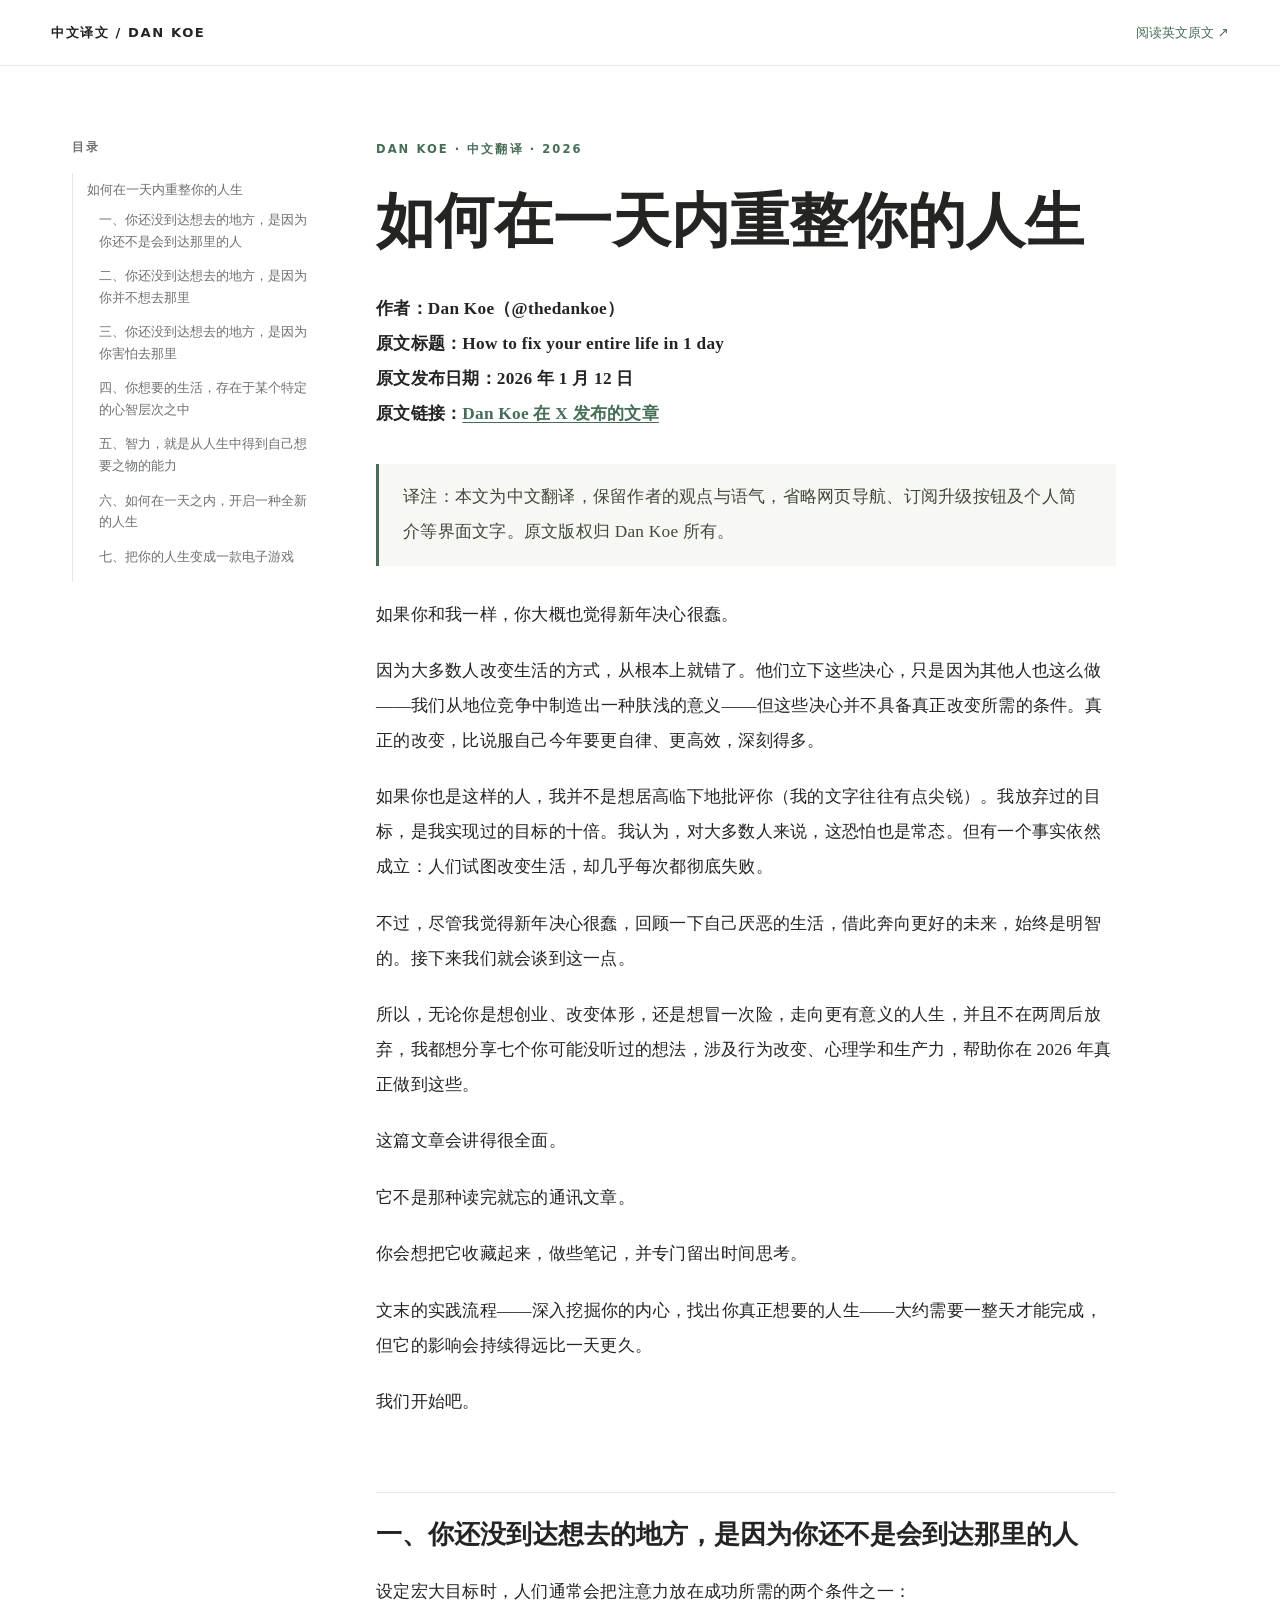
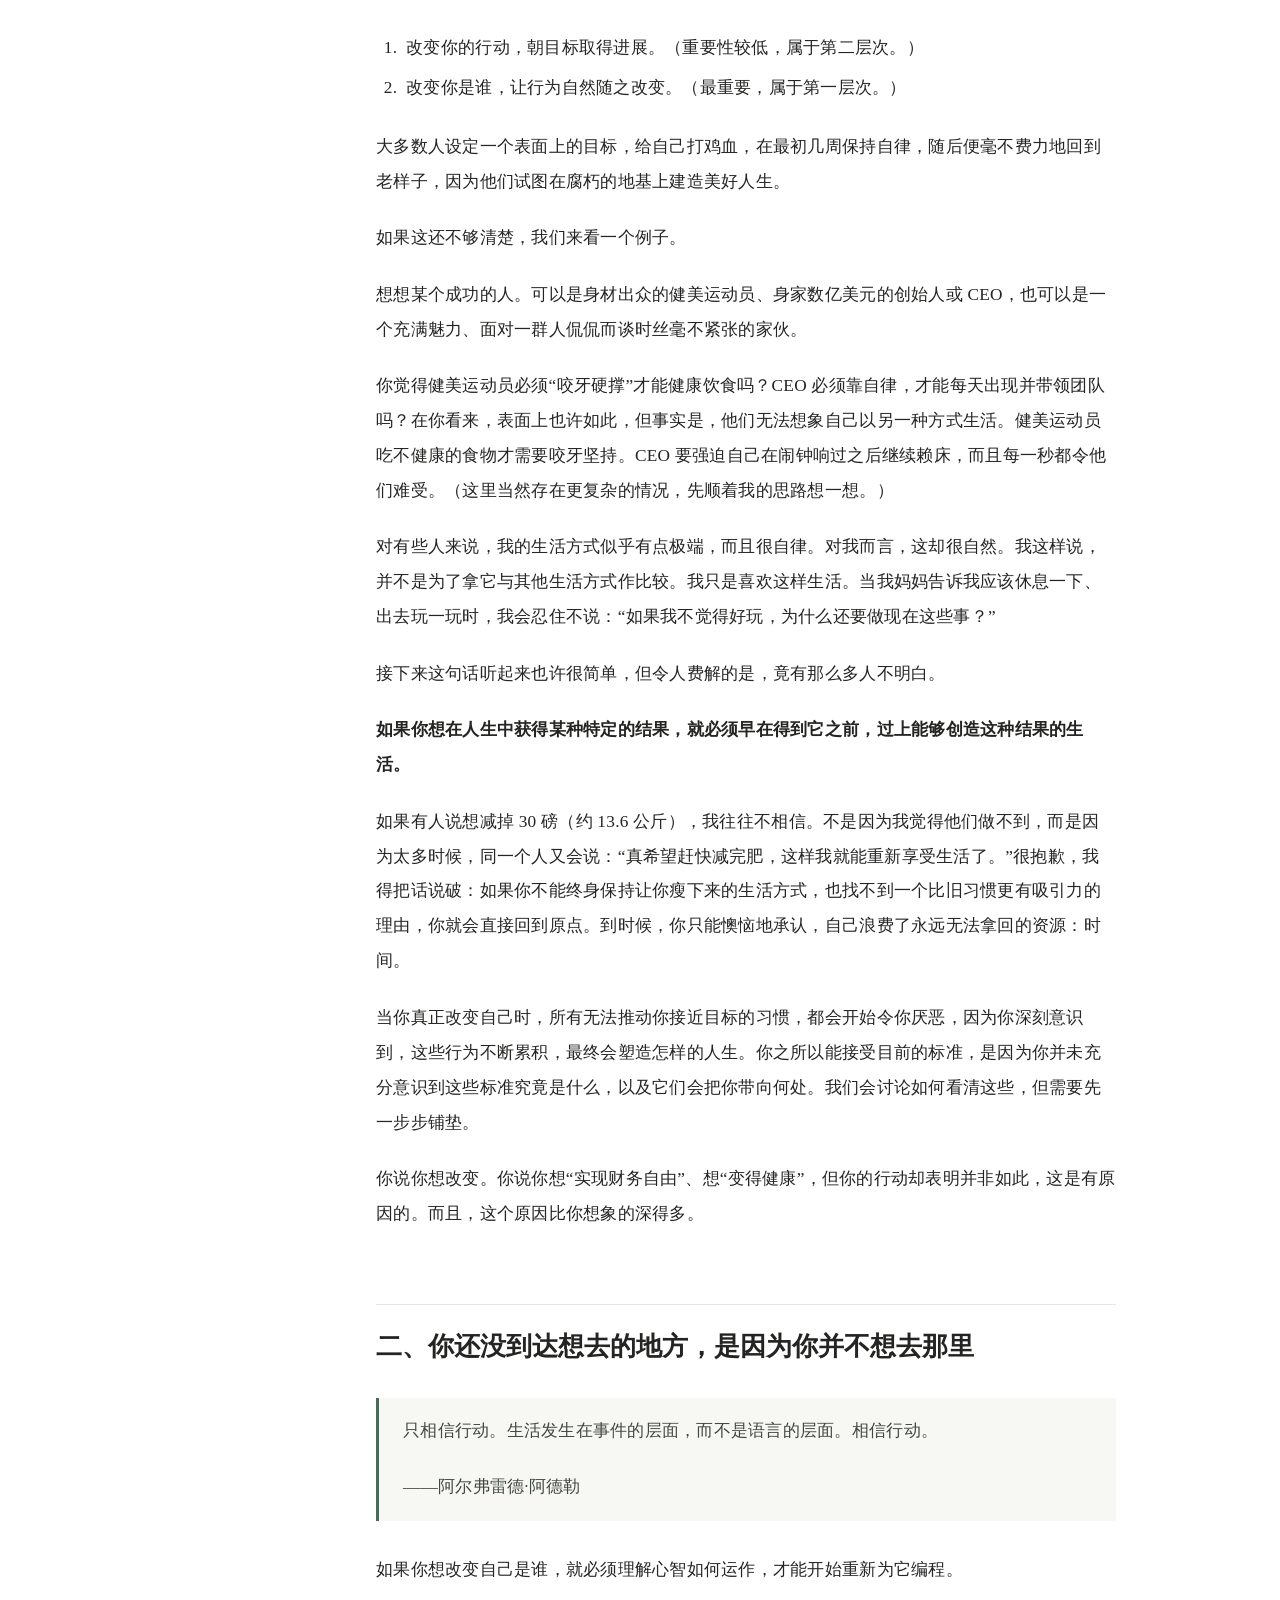
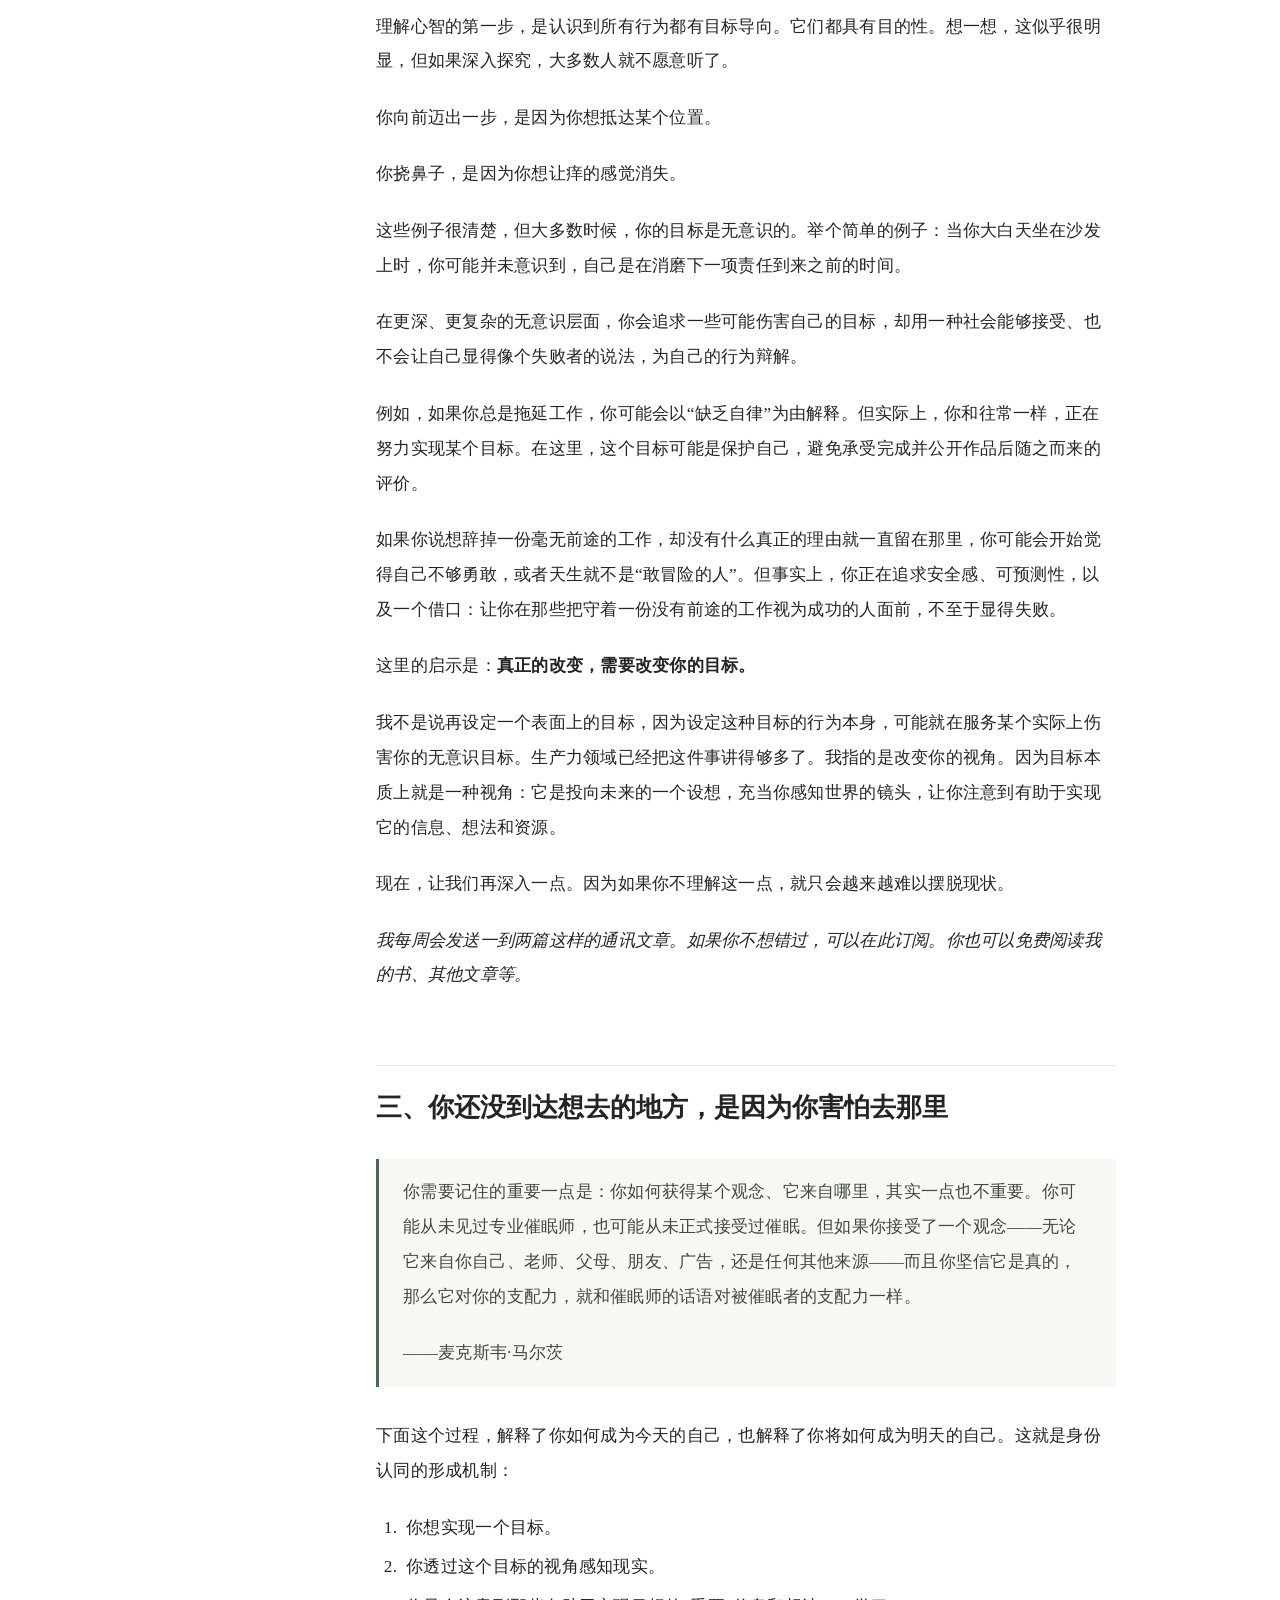
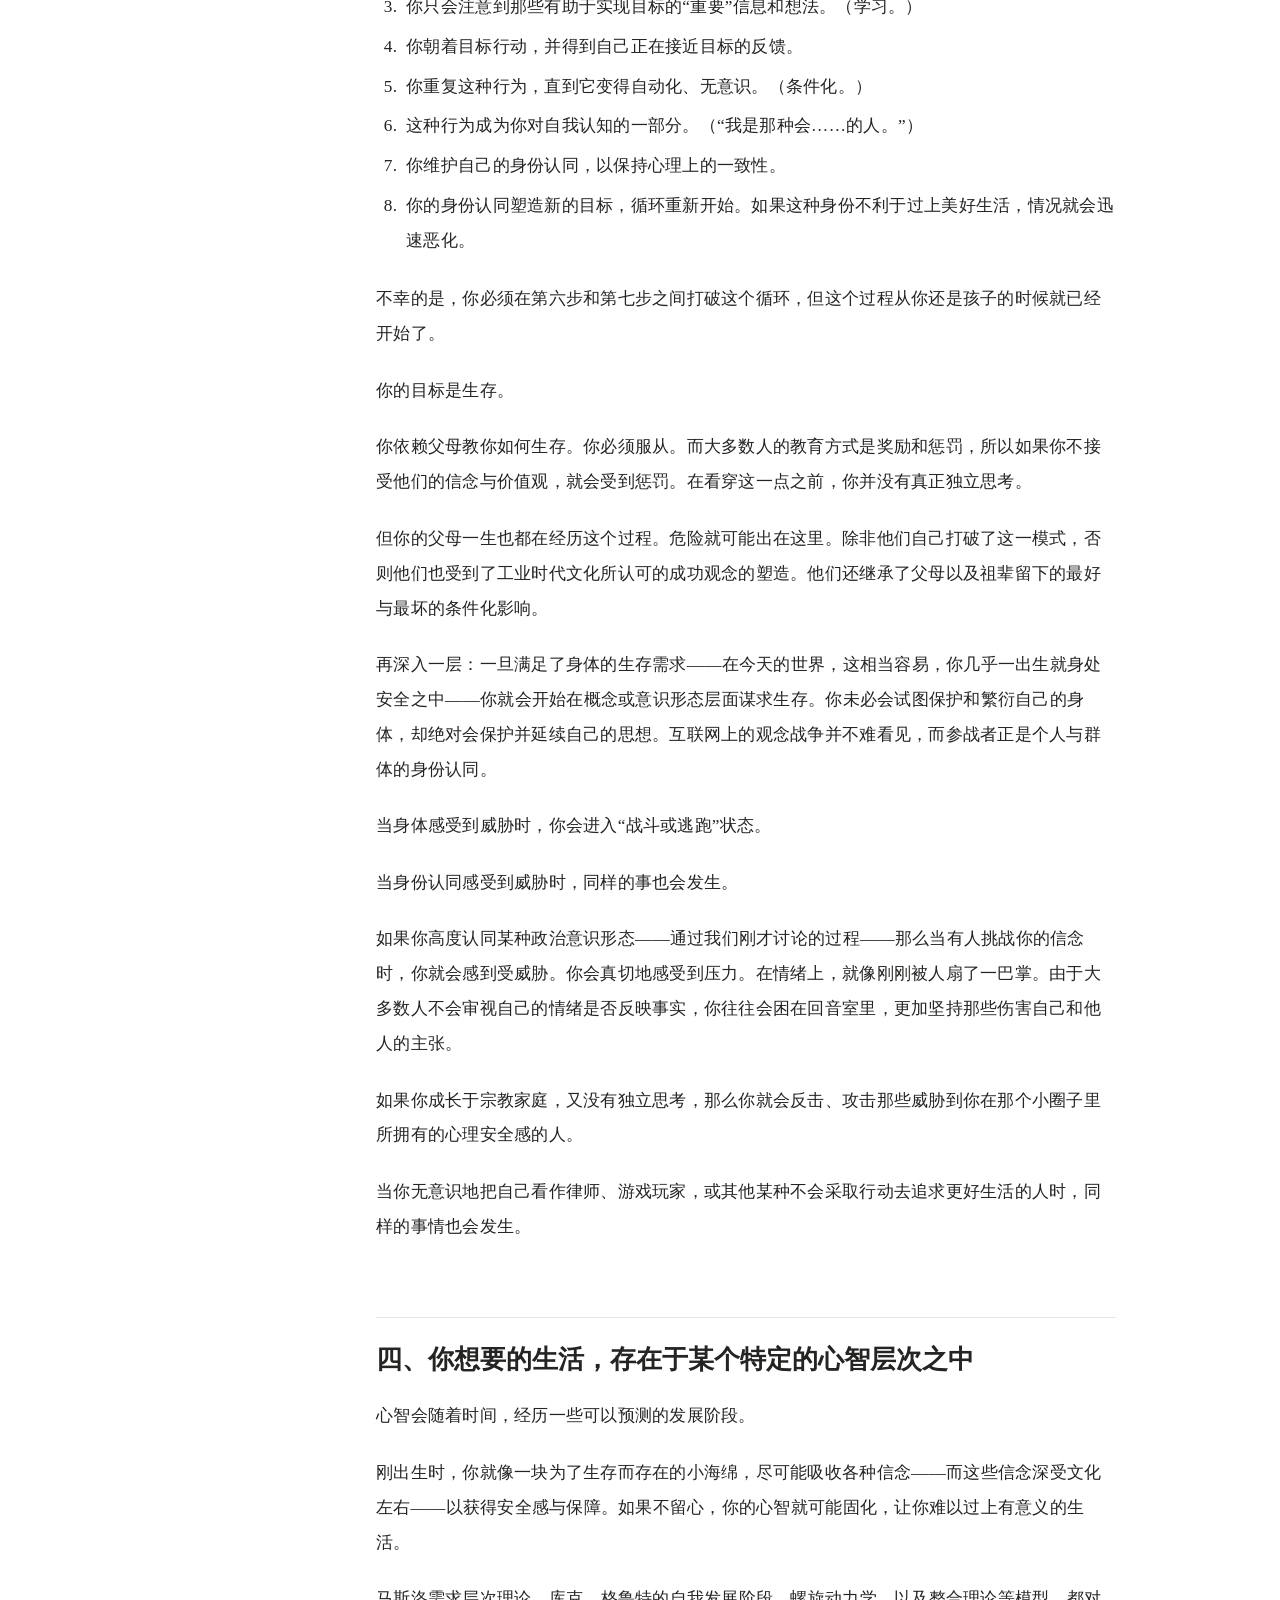
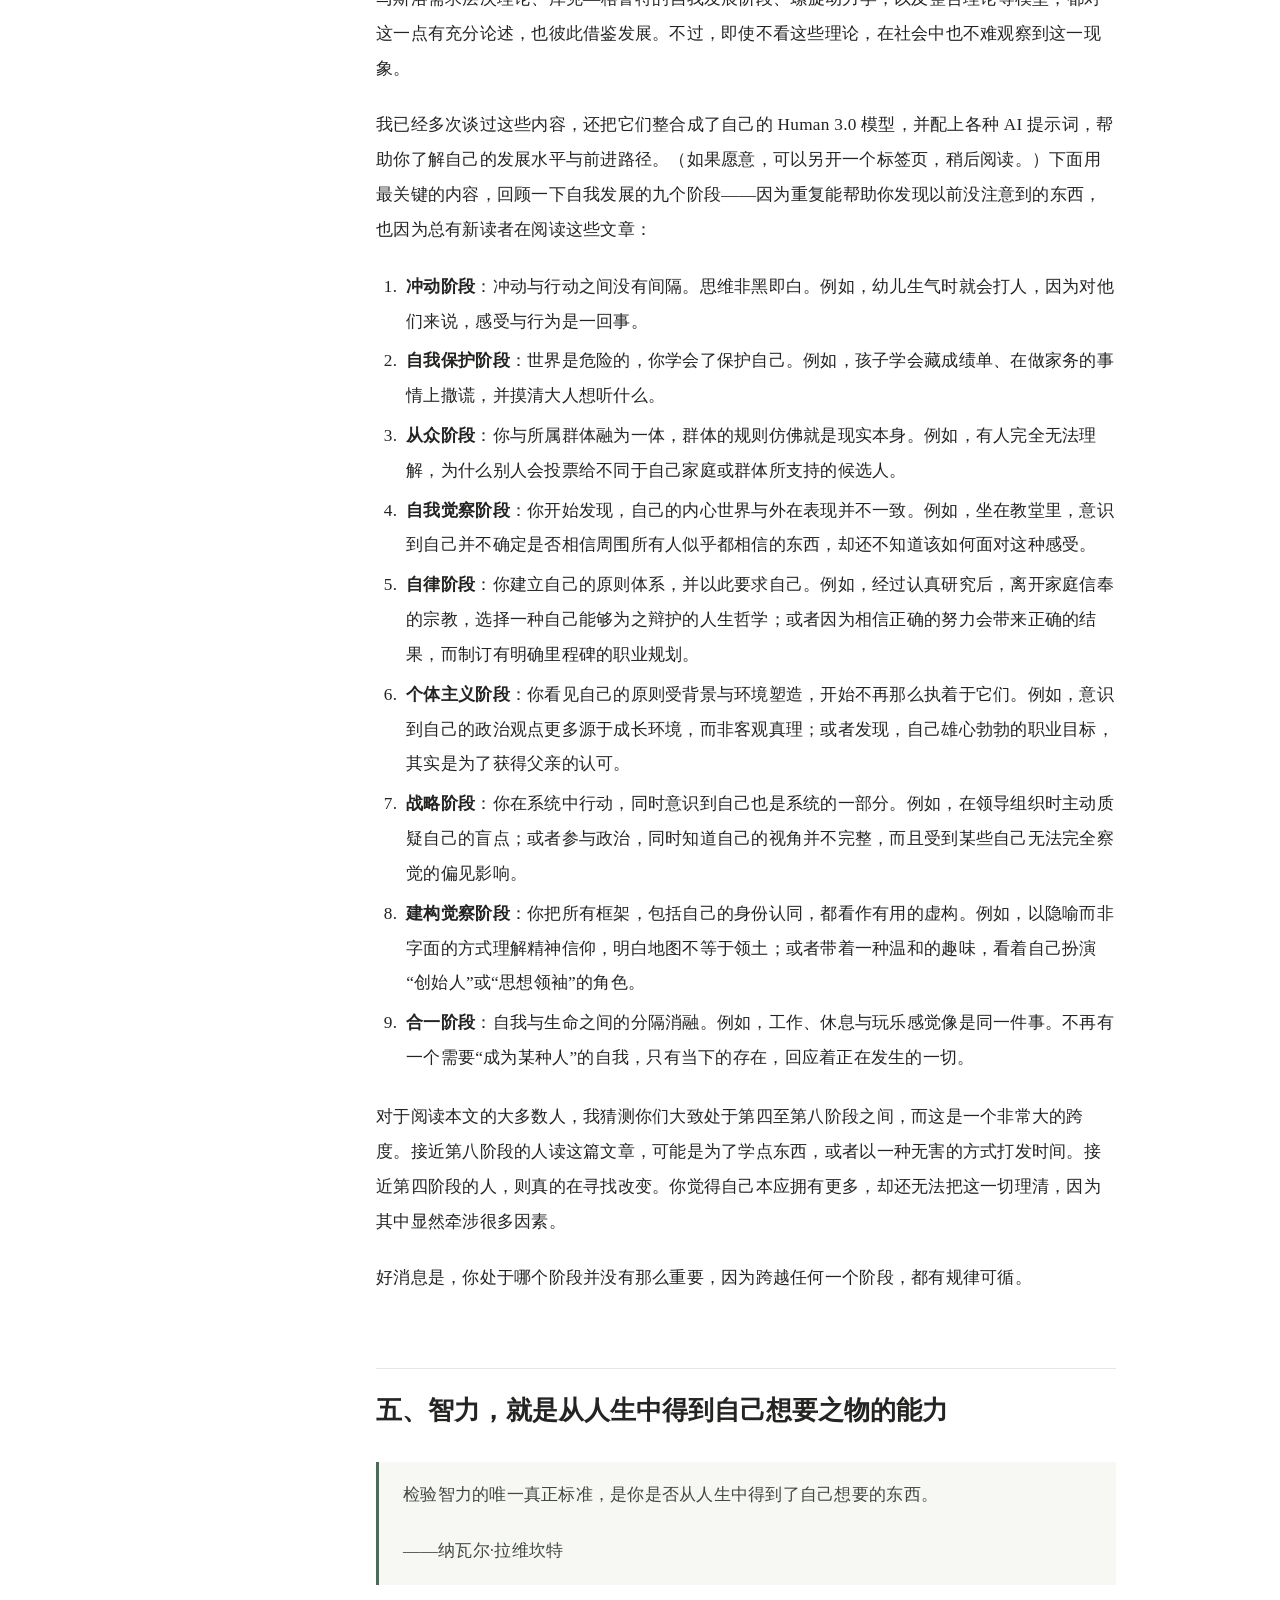
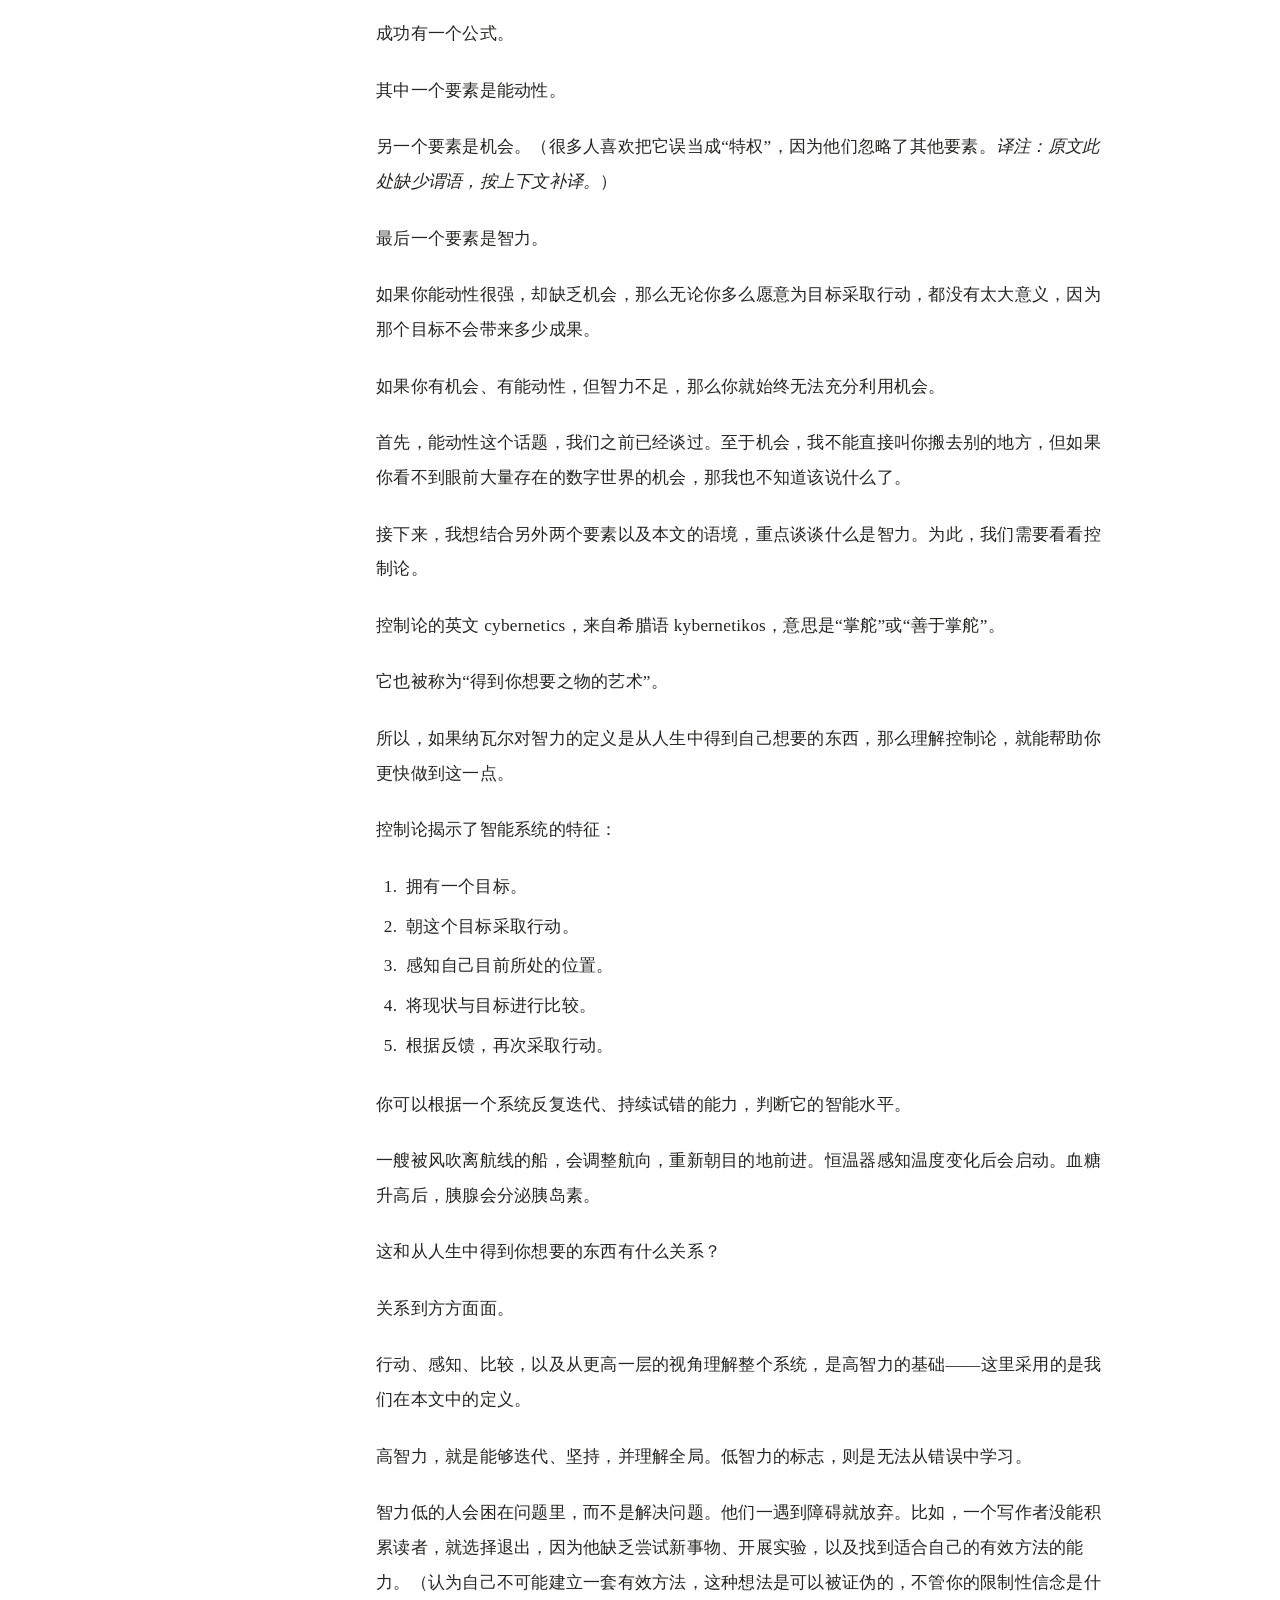
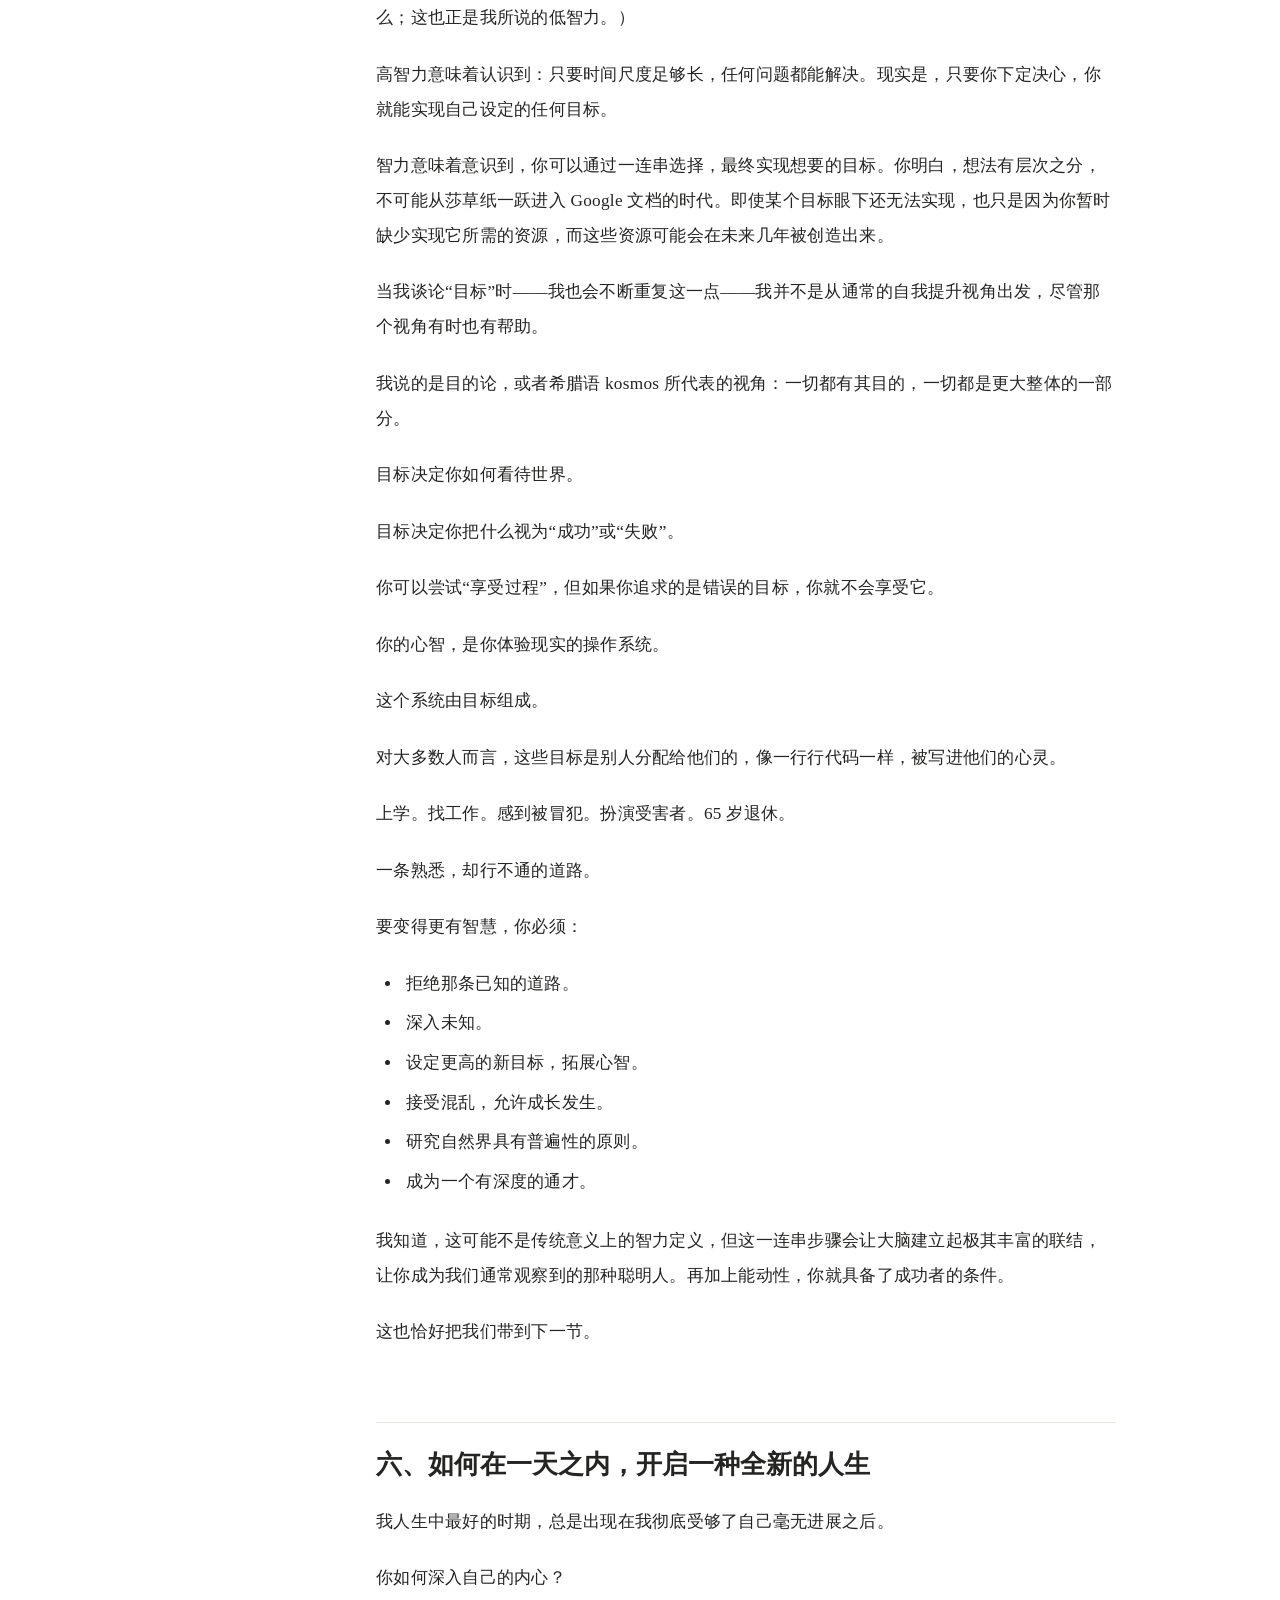
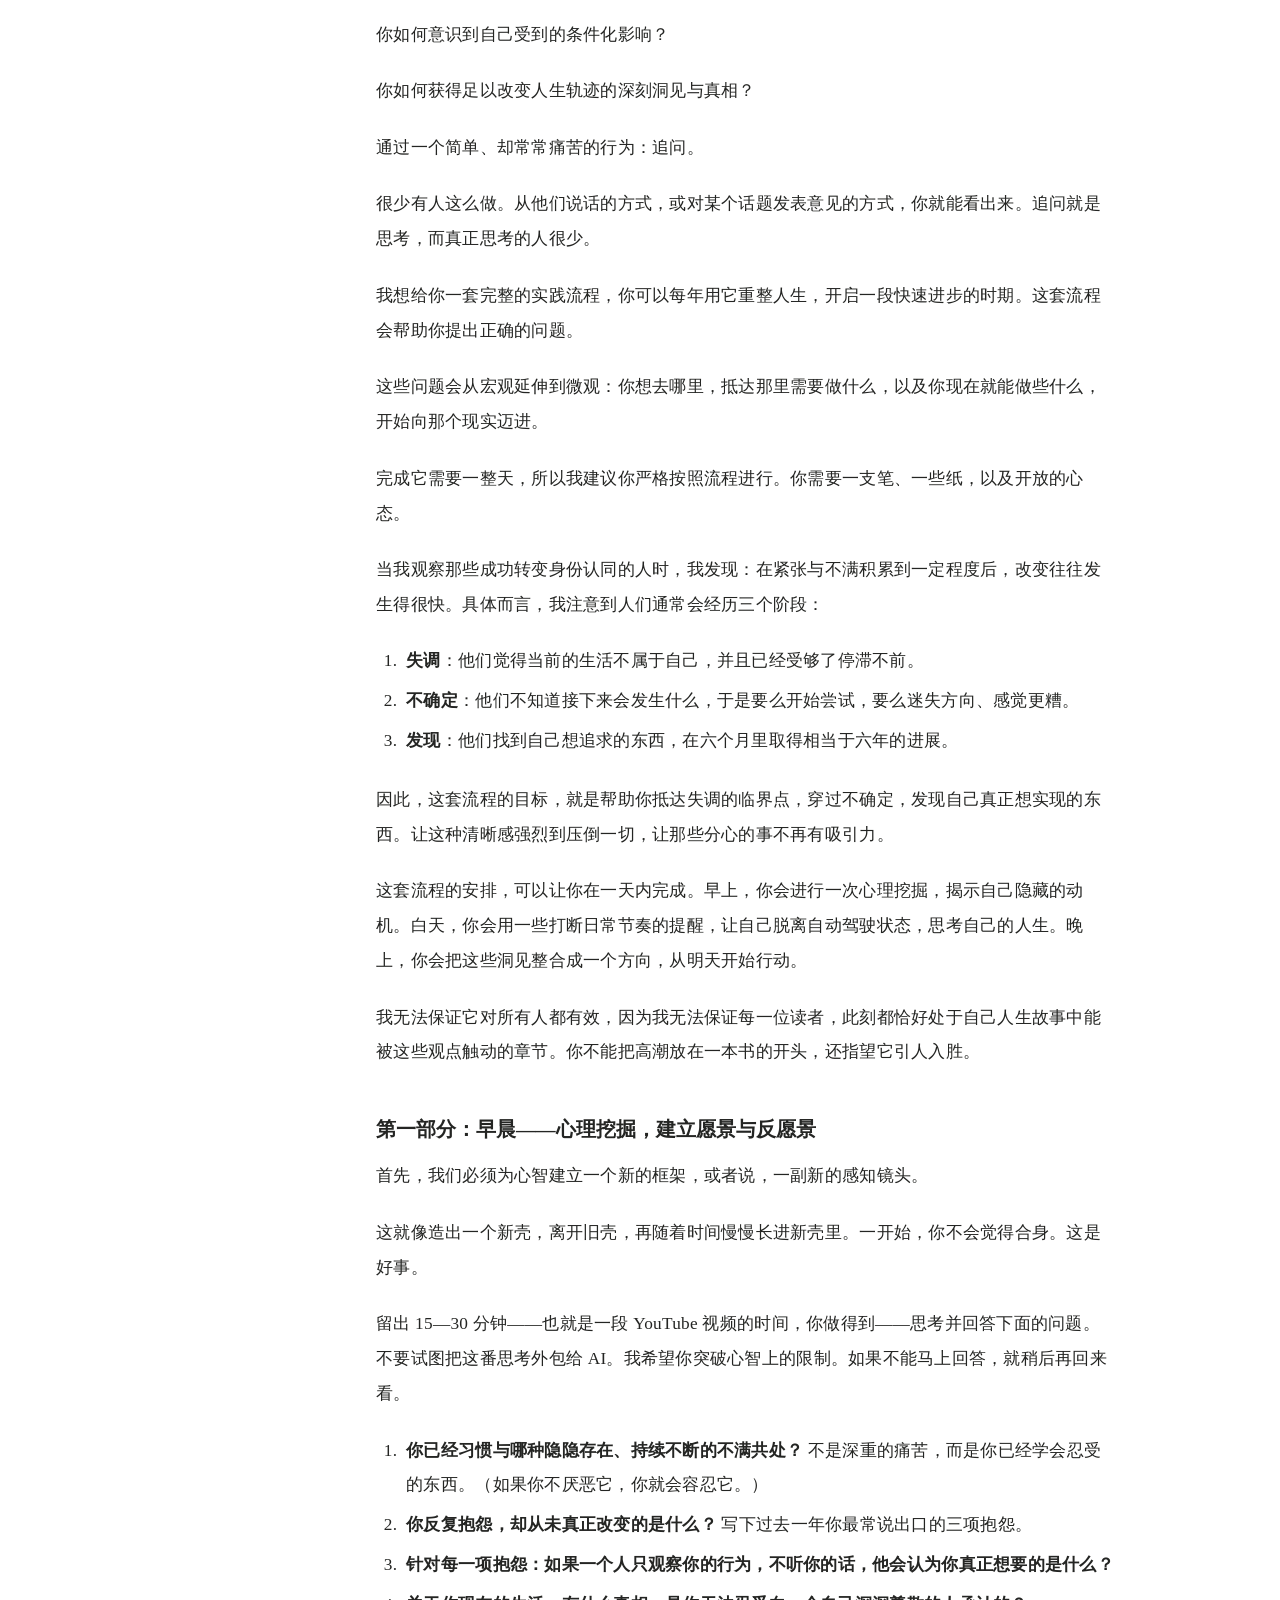
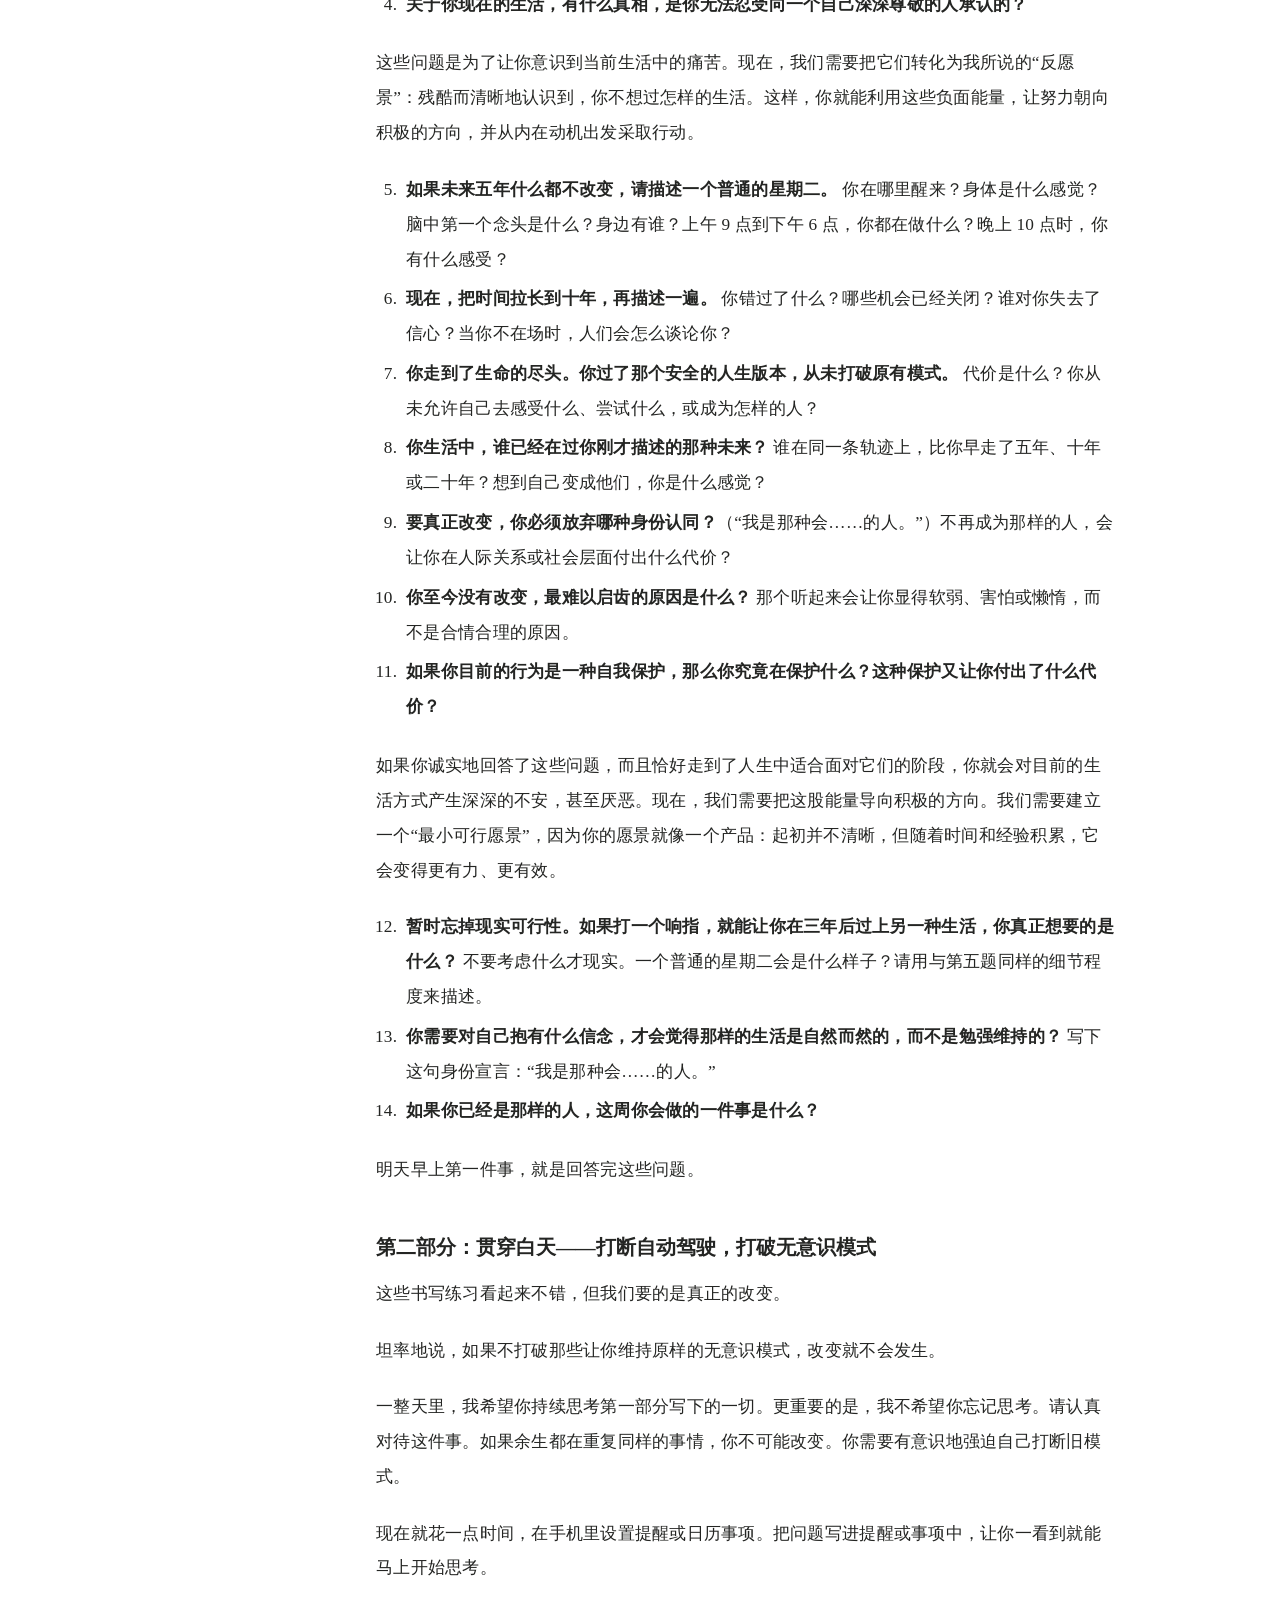
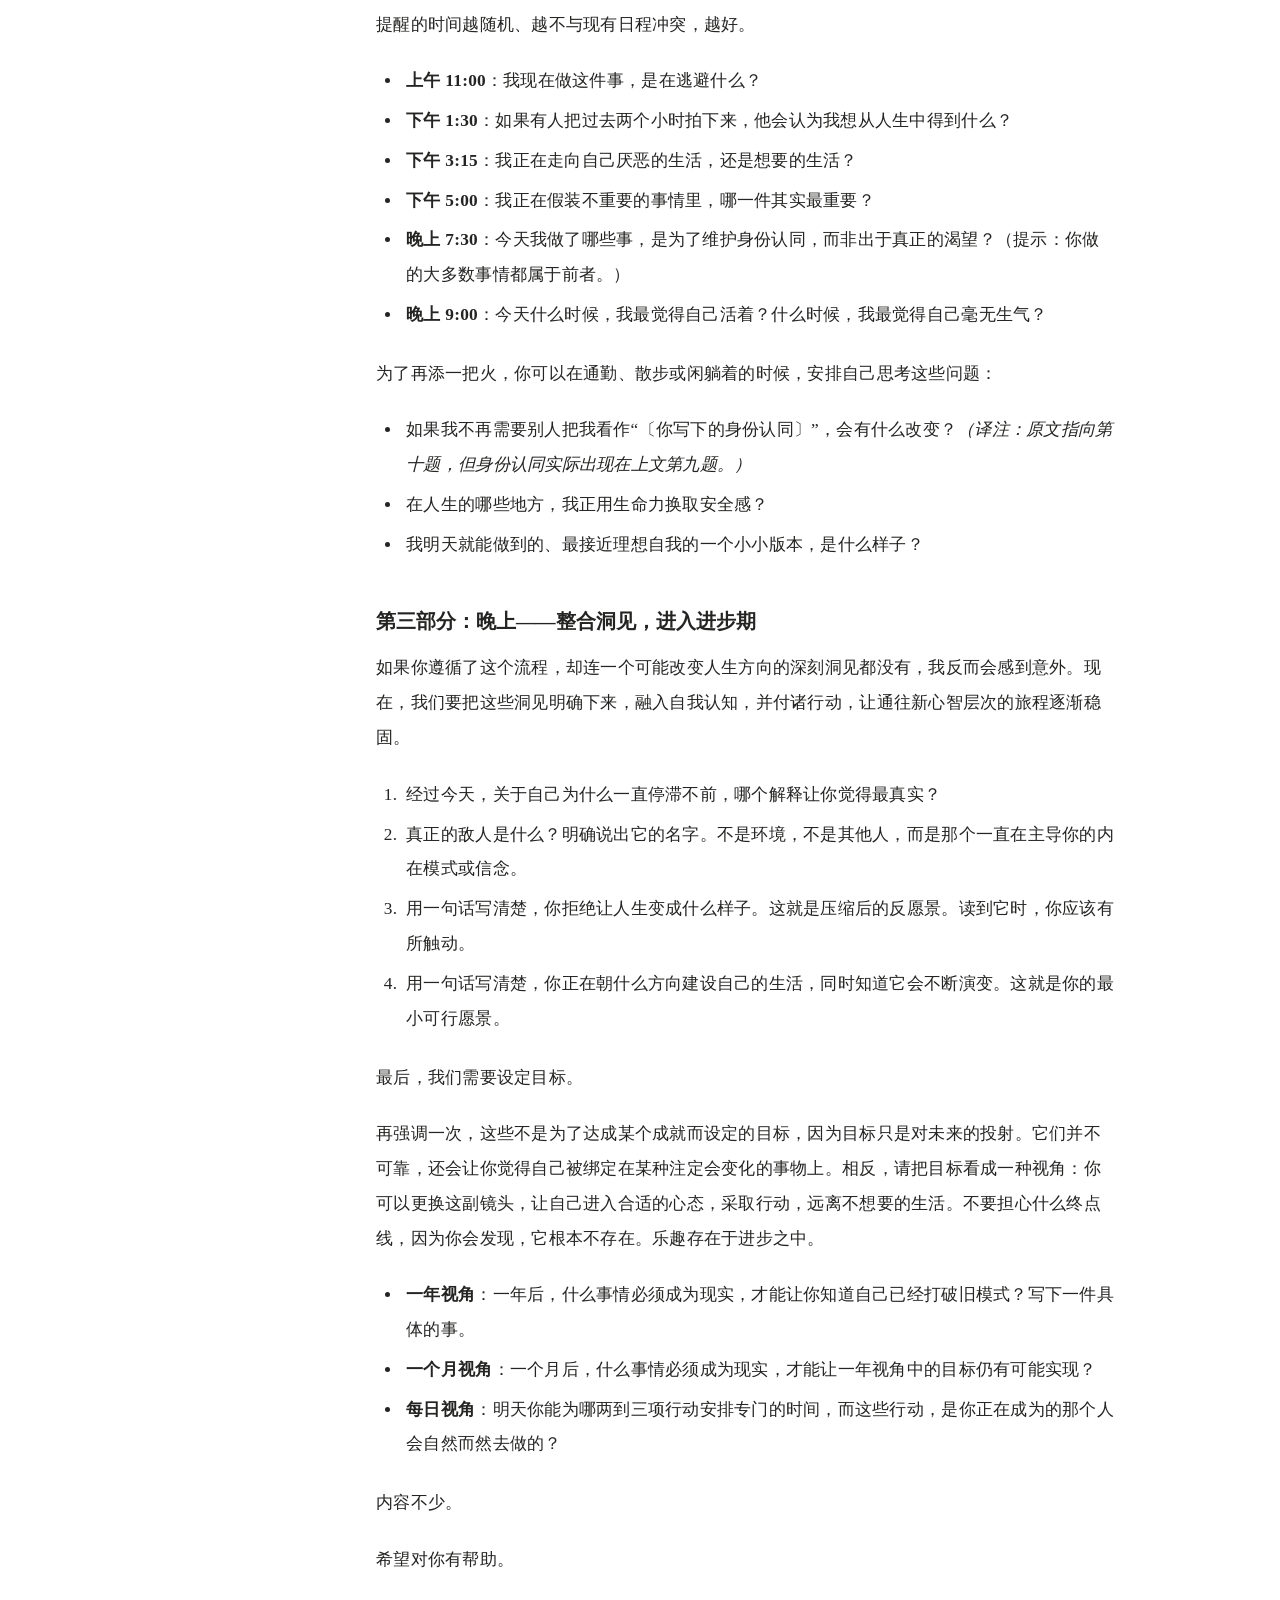
<file: index.html>
<!doctype html>
<html lang="zh-CN">
<head>
  <meta charset="utf-8">
  <meta name="viewport" content="width=device-width, initial-scale=1">
  <meta name="description" content="Dan Koe《How to fix your entire life in 1 day》中文译文。">
  <meta property="og:type" content="article">
  <meta property="og:title" content="如何在一天内重整你的人生｜Dan Koe 中文译文">
  <meta property="og:description" content="Dan Koe《How to fix your entire life in 1 day》中文译文。">
  <meta property="og:url" content="https://imilesho.github.io/how-to-fix-your-life-zh/">
  <meta name="twitter:card" content="summary">
  <title>如何在一天内重整你的人生｜Dan Koe 中文译文</title>
  <link rel="stylesheet" href="style.css">
</head>
<body>
  <header class="site-header">
    <a class="brand" href="#top">中文译文 / DAN KOE</a>
    <a class="source-link" href="https://x.com/thedankoe/article/2010751592346030461" target="_blank" rel="noopener noreferrer">阅读英文原文 ↗</a>
  </header>
  <div class="page" id="top">
    <aside class="sidebar" aria-label="文章目录">
      <div class="sidebar-title">目录</div>
      <ul>
      <li><a href="#如何在一天内重整你的人生"
      id="toc-如何在一天内重整你的人生">如何在一天内重整你的人生</a>
      <ul>
      <li><a href="#一你还没到达想去的地方是因为你还不是会到达那里的人"
      id="toc-一你还没到达想去的地方是因为你还不是会到达那里的人">一、你还没到达想去的地方，是因为你还不是会到达那里的人</a></li>
      <li><a href="#二你还没到达想去的地方是因为你并不想去那里"
      id="toc-二你还没到达想去的地方是因为你并不想去那里">二、你还没到达想去的地方，是因为你并不想去那里</a></li>
      <li><a href="#三你还没到达想去的地方是因为你害怕去那里"
      id="toc-三你还没到达想去的地方是因为你害怕去那里">三、你还没到达想去的地方，是因为你害怕去那里</a></li>
      <li><a href="#四你想要的生活存在于某个特定的心智层次之中"
      id="toc-四你想要的生活存在于某个特定的心智层次之中">四、你想要的生活，存在于某个特定的心智层次之中</a></li>
      <li><a href="#五智力就是从人生中得到自己想要之物的能力"
      id="toc-五智力就是从人生中得到自己想要之物的能力">五、智力，就是从人生中得到自己想要之物的能力</a></li>
      <li><a href="#六如何在一天之内开启一种全新的人生"
      id="toc-六如何在一天之内开启一种全新的人生">六、如何在一天之内，开启一种全新的人生</a></li>
      <li><a href="#七把你的人生变成一款电子游戏"
      id="toc-七把你的人生变成一款电子游戏">七、把你的人生变成一款电子游戏</a></li>
      </ul></li>
      </ul>
    </aside>
    <main class="content">
      <div class="eyebrow">DAN KOE · 中文翻译 · 2026</div>
      <h1 id="如何在一天内重整你的人生">如何在一天内重整你的人生</h1>
      <p><strong>作者：Dan Koe（<span class="citation"
      data-cites="thedankoe">@thedankoe</span>）</strong><br />
      <strong>原文标题：How to fix your entire life in 1
      day</strong><br />
      <strong>原文发布日期：2026 年 1 月 12 日</strong><br />
      <strong>原文链接：<a
      href="https://x.com/thedankoe/article/2010751592346030461">Dan Koe
      在 X 发布的文章</a></strong></p>
      <blockquote>
      <p>译注：本文为中文翻译，保留作者的观点与语气，省略网页导航、订阅升级按钮及个人简介等界面文字。原文版权归
      Dan Koe 所有。</p>
      </blockquote>
      <p>如果你和我一样，你大概也觉得新年决心很蠢。</p>
      <p>因为大多数人改变生活的方式，从根本上就错了。他们立下这些决心，只是因为其他人也这么做——我们从地位竞争中制造出一种肤浅的意义——但这些决心并不具备真正改变所需的条件。真正的改变，比说服自己今年要更自律、更高效，深刻得多。</p>
      <p>如果你也是这样的人，我并不是想居高临下地批评你（我的文字往往有点尖锐）。我放弃过的目标，是我实现过的目标的十倍。我认为，对大多数人来说，这恐怕也是常态。但有一个事实依然成立：人们试图改变生活，却几乎每次都彻底失败。</p>
      <p>不过，尽管我觉得新年决心很蠢，回顾一下自己厌恶的生活，借此奔向更好的未来，始终是明智的。接下来我们就会谈到这一点。</p>
      <p>所以，无论你是想创业、改变体形，还是想冒一次险，走向更有意义的人生，并且不在两周后放弃，我都想分享七个你可能没听过的想法，涉及行为改变、心理学和生产力，帮助你在
      2026 年真正做到这些。</p>
      <p>这篇文章会讲得很全面。</p>
      <p>它不是那种读完就忘的通讯文章。</p>
      <p>你会想把它收藏起来，做些笔记，并专门留出时间思考。</p>
      <p>文末的实践流程——深入挖掘你的内心，找出你真正想要的人生——大约需要一整天才能完成，但它的影响会持续得远比一天更久。</p>
      <p>我们开始吧。</p>
      <h2
      id="一你还没到达想去的地方是因为你还不是会到达那里的人">一、你还没到达想去的地方，是因为你还不是会到达那里的人</h2>
      <p>设定宏大目标时，人们通常会把注意力放在成功所需的两个条件之一：</p>
      <ol type="1">
      <li>改变你的行动，朝目标取得进展。（重要性较低，属于第二层次。）</li>
      <li>改变你是谁，让行为自然随之改变。（最重要，属于第一层次。）</li>
      </ol>
      <p>大多数人设定一个表面上的目标，给自己打鸡血，在最初几周保持自律，随后便毫不费力地回到老样子，因为他们试图在腐朽的地基上建造美好人生。</p>
      <p>如果这还不够清楚，我们来看一个例子。</p>
      <p>想想某个成功的人。可以是身材出众的健美运动员、身家数亿美元的创始人或
      CEO，也可以是一个充满魅力、面对一群人侃侃而谈时丝毫不紧张的家伙。</p>
      <p>你觉得健美运动员必须“咬牙硬撑”才能健康饮食吗？CEO
      必须靠自律，才能每天出现并带领团队吗？在你看来，表面上也许如此，但事实是，他们无法想象自己以另一种方式生活。健美运动员吃不健康的食物才需要咬牙坚持。CEO
      要强迫自己在闹钟响过之后继续赖床，而且每一秒都令他们难受。（这里当然存在更复杂的情况，先顺着我的思路想一想。）</p>
      <p>对有些人来说，我的生活方式似乎有点极端，而且很自律。对我而言，这却很自然。我这样说，并不是为了拿它与其他生活方式作比较。我只是喜欢这样生活。当我妈妈告诉我应该休息一下、出去玩一玩时，我会忍住不说：“如果我不觉得好玩，为什么还要做现在这些事？”</p>
      <p>接下来这句话听起来也许很简单，但令人费解的是，竟有那么多人不明白。</p>
      <p><strong>如果你想在人生中获得某种特定的结果，就必须早在得到它之前，过上能够创造这种结果的生活。</strong></p>
      <p>如果有人说想减掉 30 磅（约 13.6
      公斤），我往往不相信。不是因为我觉得他们做不到，而是因为太多时候，同一个人又会说：“真希望赶快减完肥，这样我就能重新享受生活了。”很抱歉，我得把话说破：如果你不能终身保持让你瘦下来的生活方式，也找不到一个比旧习惯更有吸引力的理由，你就会直接回到原点。到时候，你只能懊恼地承认，自己浪费了永远无法拿回的资源：时间。</p>
      <p>当你真正改变自己时，所有无法推动你接近目标的习惯，都会开始令你厌恶，因为你深刻意识到，这些行为不断累积，最终会塑造怎样的人生。你之所以能接受目前的标准，是因为你并未充分意识到这些标准究竟是什么，以及它们会把你带向何处。我们会讨论如何看清这些，但需要先一步步铺垫。</p>
      <p>你说你想改变。你说你想“实现财务自由”、想“变得健康”，但你的行动却表明并非如此，这是有原因的。而且，这个原因比你想象的深得多。</p>
      <h2
      id="二你还没到达想去的地方是因为你并不想去那里">二、你还没到达想去的地方，是因为你并不想去那里</h2>
      <blockquote>
      <p>只相信行动。生活发生在事件的层面，而不是语言的层面。相信行动。</p>
      <p>——阿尔弗雷德·阿德勒</p>
      </blockquote>
      <p>如果你想改变自己是谁，就必须理解心智如何运作，才能开始重新为它编程。</p>
      <p>理解心智的第一步，是认识到所有行为都有目标导向。它们都具有目的性。想一想，这似乎很明显，但如果深入探究，大多数人就不愿意听了。</p>
      <p>你向前迈出一步，是因为你想抵达某个位置。</p>
      <p>你挠鼻子，是因为你想让痒的感觉消失。</p>
      <p>这些例子很清楚，但大多数时候，你的目标是无意识的。举个简单的例子：当你大白天坐在沙发上时，你可能并未意识到，自己是在消磨下一项责任到来之前的时间。</p>
      <p>在更深、更复杂的无意识层面，你会追求一些可能伤害自己的目标，却用一种社会能够接受、也不会让自己显得像个失败者的说法，为自己的行为辩解。</p>
      <p>例如，如果你总是拖延工作，你可能会以“缺乏自律”为由解释。但实际上，你和往常一样，正在努力实现某个目标。在这里，这个目标可能是保护自己，避免承受完成并公开作品后随之而来的评价。</p>
      <p>如果你说想辞掉一份毫无前途的工作，却没有什么真正的理由就一直留在那里，你可能会开始觉得自己不够勇敢，或者天生就不是“敢冒险的人”。但事实上，你正在追求安全感、可预测性，以及一个借口：让你在那些把守着一份没有前途的工作视为成功的人面前，不至于显得失败。</p>
      <p>这里的启示是：<strong>真正的改变，需要改变你的目标。</strong></p>
      <p>我不是说再设定一个表面上的目标，因为设定这种目标的行为本身，可能就在服务某个实际上伤害你的无意识目标。生产力领域已经把这件事讲得够多了。我指的是改变你的视角。因为目标本质上就是一种视角：它是投向未来的一个设想，充当你感知世界的镜头，让你注意到有助于实现它的信息、想法和资源。</p>
      <p>现在，让我们再深入一点。因为如果你不理解这一点，就只会越来越难以摆脱现状。</p>
      <p><em>我每周会发送一到两篇这样的通讯文章。如果你不想错过，可以在此订阅。你也可以免费阅读我的书、其他文章等。</em></p>
      <h2
      id="三你还没到达想去的地方是因为你害怕去那里">三、你还没到达想去的地方，是因为你害怕去那里</h2>
      <blockquote>
      <p>你需要记住的重要一点是：你如何获得某个观念、它来自哪里，其实一点也不重要。你可能从未见过专业催眠师，也可能从未正式接受过催眠。但如果你接受了一个观念——无论它来自你自己、老师、父母、朋友、广告，还是任何其他来源——而且你坚信它是真的，那么它对你的支配力，就和催眠师的话语对被催眠者的支配力一样。</p>
      <p>——麦克斯韦·马尔茨</p>
      </blockquote>
      <p>下面这个过程，解释了你如何成为今天的自己，也解释了你将如何成为明天的自己。这就是身份认同的形成机制：</p>
      <ol type="1">
      <li>你想实现一个目标。</li>
      <li>你透过这个目标的视角感知现实。</li>
      <li>你只会注意到那些有助于实现目标的“重要”信息和想法。（学习。）</li>
      <li>你朝着目标行动，并得到自己正在接近目标的反馈。</li>
      <li>你重复这种行为，直到它变得自动化、无意识。（条件化。）</li>
      <li>这种行为成为你对自我认知的一部分。（“我是那种会……的人。”）</li>
      <li>你维护自己的身份认同，以保持心理上的一致性。</li>
      <li>你的身份认同塑造新的目标，循环重新开始。如果这种身份不利于过上美好生活，情况就会迅速恶化。</li>
      </ol>
      <p>不幸的是，你必须在第六步和第七步之间打破这个循环，但这个过程从你还是孩子的时候就已经开始了。</p>
      <p>你的目标是生存。</p>
      <p>你依赖父母教你如何生存。你必须服从。而大多数人的教育方式是奖励和惩罚，所以如果你不接受他们的信念与价值观，就会受到惩罚。在看穿这一点之前，你并没有真正独立思考。</p>
      <p>但你的父母一生也都在经历这个过程。危险就可能出在这里。除非他们自己打破了这一模式，否则他们也受到了工业时代文化所认可的成功观念的塑造。他们还继承了父母以及祖辈留下的最好与最坏的条件化影响。</p>
      <p>再深入一层：一旦满足了身体的生存需求——在今天的世界，这相当容易，你几乎一出生就身处安全之中——你就会开始在概念或意识形态层面谋求生存。你未必会试图保护和繁衍自己的身体，却绝对会保护并延续自己的思想。互联网上的观念战争并不难看见，而参战者正是个人与群体的身份认同。</p>
      <p>当身体感受到威胁时，你会进入“战斗或逃跑”状态。</p>
      <p>当身份认同感受到威胁时，同样的事也会发生。</p>
      <p>如果你高度认同某种政治意识形态——通过我们刚才讨论的过程——那么当有人挑战你的信念时，你就会感到受威胁。你会真切地感受到压力。在情绪上，就像刚刚被人扇了一巴掌。由于大多数人不会审视自己的情绪是否反映事实，你往往会困在回音室里，更加坚持那些伤害自己和他人的主张。</p>
      <p>如果你成长于宗教家庭，又没有独立思考，那么你就会反击、攻击那些威胁到你在那个小圈子里所拥有的心理安全感的人。</p>
      <p>当你无意识地把自己看作律师、游戏玩家，或其他某种不会采取行动去追求更好生活的人时，同样的事情也会发生。</p>
      <h2
      id="四你想要的生活存在于某个特定的心智层次之中">四、你想要的生活，存在于某个特定的心智层次之中</h2>
      <p>心智会随着时间，经历一些可以预测的发展阶段。</p>
      <p>刚出生时，你就像一块为了生存而存在的小海绵，尽可能吸收各种信念——而这些信念深受文化左右——以获得安全感与保障。如果不留心，你的心智就可能固化，让你难以过上有意义的生活。</p>
      <p>马斯洛需求层次理论、库克—格鲁特的自我发展阶段、螺旋动力学，以及整合理论等模型，都对这一点有充分论述，也彼此借鉴发展。不过，即使不看这些理论，在社会中也不难观察到这一现象。</p>
      <p>我已经多次谈过这些内容，还把它们整合成了自己的 Human 3.0
      模型，并配上各种 AI
      提示词，帮助你了解自己的发展水平与前进路径。（如果愿意，可以另开一个标签页，稍后阅读。）下面用最关键的内容，回顾一下自我发展的九个阶段——因为重复能帮助你发现以前没注意到的东西，也因为总有新读者在阅读这些文章：</p>
      <ol type="1">
      <li><strong>冲动阶段</strong>：冲动与行动之间没有间隔。思维非黑即白。例如，幼儿生气时就会打人，因为对他们来说，感受与行为是一回事。</li>
      <li><strong>自我保护阶段</strong>：世界是危险的，你学会了保护自己。例如，孩子学会藏成绩单、在做家务的事情上撒谎，并摸清大人想听什么。</li>
      <li><strong>从众阶段</strong>：你与所属群体融为一体，群体的规则仿佛就是现实本身。例如，有人完全无法理解，为什么别人会投票给不同于自己家庭或群体所支持的候选人。</li>
      <li><strong>自我觉察阶段</strong>：你开始发现，自己的内心世界与外在表现并不一致。例如，坐在教堂里，意识到自己并不确定是否相信周围所有人似乎都相信的东西，却还不知道该如何面对这种感受。</li>
      <li><strong>自律阶段</strong>：你建立自己的原则体系，并以此要求自己。例如，经过认真研究后，离开家庭信奉的宗教，选择一种自己能够为之辩护的人生哲学；或者因为相信正确的努力会带来正确的结果，而制订有明确里程碑的职业规划。</li>
      <li><strong>个体主义阶段</strong>：你看见自己的原则受背景与环境塑造，开始不再那么执着于它们。例如，意识到自己的政治观点更多源于成长环境，而非客观真理；或者发现，自己雄心勃勃的职业目标，其实是为了获得父亲的认可。</li>
      <li><strong>战略阶段</strong>：你在系统中行动，同时意识到自己也是系统的一部分。例如，在领导组织时主动质疑自己的盲点；或者参与政治，同时知道自己的视角并不完整，而且受到某些自己无法完全察觉的偏见影响。</li>
      <li><strong>建构觉察阶段</strong>：你把所有框架，包括自己的身份认同，都看作有用的虚构。例如，以隐喻而非字面的方式理解精神信仰，明白地图不等于领土；或者带着一种温和的趣味，看着自己扮演“创始人”或“思想领袖”的角色。</li>
      <li><strong>合一阶段</strong>：自我与生命之间的分隔消融。例如，工作、休息与玩乐感觉像是同一件事。不再有一个需要“成为某种人”的自我，只有当下的存在，回应着正在发生的一切。</li>
      </ol>
      <p>对于阅读本文的大多数人，我猜测你们大致处于第四至第八阶段之间，而这是一个非常大的跨度。接近第八阶段的人读这篇文章，可能是为了学点东西，或者以一种无害的方式打发时间。接近第四阶段的人，则真的在寻找改变。你觉得自己本应拥有更多，却还无法把这一切理清，因为其中显然牵涉很多因素。</p>
      <p>好消息是，你处于哪个阶段并没有那么重要，因为跨越任何一个阶段，都有规律可循。</p>
      <h2
      id="五智力就是从人生中得到自己想要之物的能力">五、智力，就是从人生中得到自己想要之物的能力</h2>
      <blockquote>
      <p>检验智力的唯一真正标准，是你是否从人生中得到了自己想要的东西。</p>
      <p>——纳瓦尔·拉维坎特</p>
      </blockquote>
      <p>成功有一个公式。</p>
      <p>其中一个要素是能动性。</p>
      <p>另一个要素是机会。（很多人喜欢把它误当成“特权”，因为他们忽略了其他要素。<em>译注：原文此处缺少谓语，按上下文补译。</em>）</p>
      <p>最后一个要素是智力。</p>
      <p>如果你能动性很强，却缺乏机会，那么无论你多么愿意为目标采取行动，都没有太大意义，因为那个目标不会带来多少成果。</p>
      <p>如果你有机会、有能动性，但智力不足，那么你就始终无法充分利用机会。</p>
      <p>首先，能动性这个话题，我们之前已经谈过。至于机会，我不能直接叫你搬去别的地方，但如果你看不到眼前大量存在的数字世界的机会，那我也不知道该说什么了。</p>
      <p>接下来，我想结合另外两个要素以及本文的语境，重点谈谈什么是智力。为此，我们需要看看控制论。</p>
      <p>控制论的英文 cybernetics，来自希腊语
      kybernetikos，意思是“掌舵”或“善于掌舵”。</p>
      <p>它也被称为“得到你想要之物的艺术”。</p>
      <p>所以，如果纳瓦尔对智力的定义是从人生中得到自己想要的东西，那么理解控制论，就能帮助你更快做到这一点。</p>
      <p>控制论揭示了智能系统的特征：</p>
      <ol type="1">
      <li>拥有一个目标。</li>
      <li>朝这个目标采取行动。</li>
      <li>感知自己目前所处的位置。</li>
      <li>将现状与目标进行比较。</li>
      <li>根据反馈，再次采取行动。</li>
      </ol>
      <p>你可以根据一个系统反复迭代、持续试错的能力，判断它的智能水平。</p>
      <p>一艘被风吹离航线的船，会调整航向，重新朝目的地前进。恒温器感知温度变化后会启动。血糖升高后，胰腺会分泌胰岛素。</p>
      <p>这和从人生中得到你想要的东西有什么关系？</p>
      <p>关系到方方面面。</p>
      <p>行动、感知、比较，以及从更高一层的视角理解整个系统，是高智力的基础——这里采用的是我们在本文中的定义。</p>
      <p>高智力，就是能够迭代、坚持，并理解全局。低智力的标志，则是无法从错误中学习。</p>
      <p>智力低的人会困在问题里，而不是解决问题。他们一遇到障碍就放弃。比如，一个写作者没能积累读者，就选择退出，因为他缺乏尝试新事物、开展实验，以及找到适合自己的有效方法的能力。（认为自己不可能建立一套有效方法，这种想法是可以被证伪的，不管你的限制性信念是什么；这也正是我所说的低智力。）</p>
      <p>高智力意味着认识到：只要时间尺度足够长，任何问题都能解决。现实是，只要你下定决心，你就能实现自己设定的任何目标。</p>
      <p>智力意味着意识到，你可以通过一连串选择，最终实现想要的目标。你明白，想法有层次之分，不可能从莎草纸一跃进入
      Google
      文档的时代。即使某个目标眼下还无法实现，也只是因为你暂时缺少实现它所需的资源，而这些资源可能会在未来几年被创造出来。</p>
      <p>当我谈论“目标”时——我也会不断重复这一点——我并不是从通常的自我提升视角出发，尽管那个视角有时也有帮助。</p>
      <p>我说的是目的论，或者希腊语 kosmos
      所代表的视角：一切都有其目的，一切都是更大整体的一部分。</p>
      <p>目标决定你如何看待世界。</p>
      <p>目标决定你把什么视为“成功”或“失败”。</p>
      <p>你可以尝试“享受过程”，但如果你追求的是错误的目标，你就不会享受它。</p>
      <p>你的心智，是你体验现实的操作系统。</p>
      <p>这个系统由目标组成。</p>
      <p>对大多数人而言，这些目标是别人分配给他们的，像一行行代码一样，被写进他们的心灵。</p>
      <p>上学。找工作。感到被冒犯。扮演受害者。65 岁退休。</p>
      <p>一条熟悉，却行不通的道路。</p>
      <p>要变得更有智慧，你必须：</p>
      <ul>
      <li>拒绝那条已知的道路。</li>
      <li>深入未知。</li>
      <li>设定更高的新目标，拓展心智。</li>
      <li>接受混乱，允许成长发生。</li>
      <li>研究自然界具有普遍性的原则。</li>
      <li>成为一个有深度的通才。</li>
      </ul>
      <p>我知道，这可能不是传统意义上的智力定义，但这一连串步骤会让大脑建立起极其丰富的联结，让你成为我们通常观察到的那种聪明人。再加上能动性，你就具备了成功者的条件。</p>
      <p>这也恰好把我们带到下一节。</p>
      <h2
      id="六如何在一天之内开启一种全新的人生">六、如何在一天之内，开启一种全新的人生</h2>
      <p>我人生中最好的时期，总是出现在我彻底受够了自己毫无进展之后。</p>
      <p>你如何深入自己的内心？</p>
      <p>你如何意识到自己受到的条件化影响？</p>
      <p>你如何获得足以改变人生轨迹的深刻洞见与真相？</p>
      <p>通过一个简单、却常常痛苦的行为：追问。</p>
      <p>很少有人这么做。从他们说话的方式，或对某个话题发表意见的方式，你就能看出来。追问就是思考，而真正思考的人很少。</p>
      <p>我想给你一套完整的实践流程，你可以每年用它重整人生，开启一段快速进步的时期。这套流程会帮助你提出正确的问题。</p>
      <p>这些问题会从宏观延伸到微观：你想去哪里，抵达那里需要做什么，以及你现在就能做些什么，开始向那个现实迈进。</p>
      <p>完成它需要一整天，所以我建议你严格按照流程进行。你需要一支笔、一些纸，以及开放的心态。</p>
      <p>当我观察那些成功转变身份认同的人时，我发现：在紧张与不满积累到一定程度后，改变往往发生得很快。具体而言，我注意到人们通常会经历三个阶段：</p>
      <ol type="1">
      <li><strong>失调</strong>：他们觉得当前的生活不属于自己，并且已经受够了停滞不前。</li>
      <li><strong>不确定</strong>：他们不知道接下来会发生什么，于是要么开始尝试，要么迷失方向、感觉更糟。</li>
      <li><strong>发现</strong>：他们找到自己想追求的东西，在六个月里取得相当于六年的进展。</li>
      </ol>
      <p>因此，这套流程的目标，就是帮助你抵达失调的临界点，穿过不确定，发现自己真正想实现的东西。让这种清晰感强烈到压倒一切，让那些分心的事不再有吸引力。</p>
      <p>这套流程的安排，可以让你在一天内完成。早上，你会进行一次心理挖掘，揭示自己隐藏的动机。白天，你会用一些打断日常节奏的提醒，让自己脱离自动驾驶状态，思考自己的人生。晚上，你会把这些洞见整合成一个方向，从明天开始行动。</p>
      <p>我无法保证它对所有人都有效，因为我无法保证每一位读者，此刻都恰好处于自己人生故事中能被这些观点触动的章节。你不能把高潮放在一本书的开头，还指望它引人入胜。</p>
      <h3
      id="第一部分早晨心理挖掘建立愿景与反愿景">第一部分：早晨——心理挖掘，建立愿景与反愿景</h3>
      <p>首先，我们必须为心智建立一个新的框架，或者说，一副新的感知镜头。</p>
      <p>这就像造出一个新壳，离开旧壳，再随着时间慢慢长进新壳里。一开始，你不会觉得合身。这是好事。</p>
      <p>留出 15—30 分钟——也就是一段 YouTube
      视频的时间，你做得到——思考并回答下面的问题。不要试图把这番思考外包给
      AI。我希望你突破心智上的限制。如果不能马上回答，就稍后再回来看。</p>
      <ol type="1">
      <li><strong>你已经习惯与哪种隐隐存在、持续不断的不满共处？</strong>
      不是深重的痛苦，而是你已经学会忍受的东西。（如果你不厌恶它，你就会容忍它。）</li>
      <li><strong>你反复抱怨，却从未真正改变的是什么？</strong>
      写下过去一年你最常说出口的三项抱怨。</li>
      <li><strong>针对每一项抱怨：如果一个人只观察你的行为，不听你的话，他会认为你真正想要的是什么？</strong></li>
      <li><strong>关于你现在的生活，有什么真相，是你无法忍受向一个自己深深尊敬的人承认的？</strong></li>
      </ol>
      <p>这些问题是为了让你意识到当前生活中的痛苦。现在，我们需要把它们转化为我所说的“反愿景”：残酷而清晰地认识到，你不想过怎样的生活。这样，你就能利用这些负面能量，让努力朝向积极的方向，并从内在动机出发采取行动。</p>
      <ol start="5" type="1">
      <li><strong>如果未来五年什么都不改变，请描述一个普通的星期二。</strong>
      你在哪里醒来？身体是什么感觉？脑中第一个念头是什么？身边有谁？上午
      9 点到下午 6 点，你都在做什么？晚上 10 点时，你有什么感受？</li>
      <li><strong>现在，把时间拉长到十年，再描述一遍。</strong>
      你错过了什么？哪些机会已经关闭？谁对你失去了信心？当你不在场时，人们会怎么谈论你？</li>
      <li><strong>你走到了生命的尽头。你过了那个安全的人生版本，从未打破原有模式。</strong>
      代价是什么？你从未允许自己去感受什么、尝试什么，或成为怎样的人？</li>
      <li><strong>你生活中，谁已经在过你刚才描述的那种未来？</strong>
      谁在同一条轨迹上，比你早走了五年、十年或二十年？想到自己变成他们，你是什么感觉？</li>
      <li><strong>要真正改变，你必须放弃哪种身份认同？</strong>（“我是那种会……的人。”）不再成为那样的人，会让你在人际关系或社会层面付出什么代价？</li>
      <li><strong>你至今没有改变，最难以启齿的原因是什么？</strong>
      那个听起来会让你显得软弱、害怕或懒惰，而不是合情合理的原因。</li>
      <li><strong>如果你目前的行为是一种自我保护，那么你究竟在保护什么？这种保护又让你付出了什么代价？</strong></li>
      </ol>
      <p>如果你诚实地回答了这些问题，而且恰好走到了人生中适合面对它们的阶段，你就会对目前的生活方式产生深深的不安，甚至厌恶。现在，我们需要把这股能量导向积极的方向。我们需要建立一个“最小可行愿景”，因为你的愿景就像一个产品：起初并不清晰，但随着时间和经验积累，它会变得更有力、更有效。</p>
      <ol start="12" type="1">
      <li><strong>暂时忘掉现实可行性。如果打一个响指，就能让你在三年后过上另一种生活，你真正想要的是什么？</strong>
      不要考虑什么才现实。一个普通的星期二会是什么样子？请用与第五题同样的细节程度来描述。</li>
      <li><strong>你需要对自己抱有什么信念，才会觉得那样的生活是自然而然的，而不是勉强维持的？</strong>
      写下这句身份宣言：“我是那种会……的人。”</li>
      <li><strong>如果你已经是那样的人，这周你会做的一件事是什么？</strong></li>
      </ol>
      <p>明天早上第一件事，就是回答完这些问题。</p>
      <h3
      id="第二部分贯穿白天打断自动驾驶打破无意识模式">第二部分：贯穿白天——打断自动驾驶，打破无意识模式</h3>
      <p>这些书写练习看起来不错，但我们要的是真正的改变。</p>
      <p>坦率地说，如果不打破那些让你维持原样的无意识模式，改变就不会发生。</p>
      <p>一整天里，我希望你持续思考第一部分写下的一切。更重要的是，我不希望你忘记思考。请认真对待这件事。如果余生都在重复同样的事情，你不可能改变。你需要有意识地强迫自己打断旧模式。</p>
      <p>现在就花一点时间，在手机里设置提醒或日历事项。把问题写进提醒或事项中，让你一看到就能马上开始思考。</p>
      <p>提醒的时间越随机、越不与现有日程冲突，越好。</p>
      <ul>
      <li><strong>上午
      11:00</strong>：我现在做这件事，是在逃避什么？</li>
      <li><strong>下午
      1:30</strong>：如果有人把过去两个小时拍下来，他会认为我想从人生中得到什么？</li>
      <li><strong>下午
      3:15</strong>：我正在走向自己厌恶的生活，还是想要的生活？</li>
      <li><strong>下午
      5:00</strong>：我正在假装不重要的事情里，哪一件其实最重要？</li>
      <li><strong>晚上
      7:30</strong>：今天我做了哪些事，是为了维护身份认同，而非出于真正的渴望？（提示：你做的大多数事情都属于前者。）</li>
      <li><strong>晚上
      9:00</strong>：今天什么时候，我最觉得自己活着？什么时候，我最觉得自己毫无生气？</li>
      </ul>
      <p>为了再添一把火，你可以在通勤、散步或闲躺着的时候，安排自己思考这些问题：</p>
      <ul>
      <li>如果我不再需要别人把我看作“〔你写下的身份认同〕”，会有什么改变？<em>（译注：原文指向第十题，但身份认同实际出现在上文第九题。）</em></li>
      <li>在人生的哪些地方，我正用生命力换取安全感？</li>
      <li>我明天就能做到的、最接近理想自我的一个小小版本，是什么样子？</li>
      </ul>
      <h3
      id="第三部分晚上整合洞见进入进步期">第三部分：晚上——整合洞见，进入进步期</h3>
      <p>如果你遵循了这个流程，却连一个可能改变人生方向的深刻洞见都没有，我反而会感到意外。现在，我们要把这些洞见明确下来，融入自我认知，并付诸行动，让通往新心智层次的旅程逐渐稳固。</p>
      <ol type="1">
      <li>经过今天，关于自己为什么一直停滞不前，哪个解释让你觉得最真实？</li>
      <li>真正的敌人是什么？明确说出它的名字。不是环境，不是其他人，而是那个一直在主导你的内在模式或信念。</li>
      <li>用一句话写清楚，你拒绝让人生变成什么样子。这就是压缩后的反愿景。读到它时，你应该有所触动。</li>
      <li>用一句话写清楚，你正在朝什么方向建设自己的生活，同时知道它会不断演变。这就是你的最小可行愿景。</li>
      </ol>
      <p>最后，我们需要设定目标。</p>
      <p>再强调一次，这些不是为了达成某个成就而设定的目标，因为目标只是对未来的投射。它们并不可靠，还会让你觉得自己被绑定在某种注定会变化的事物上。相反，请把目标看成一种视角：你可以更换这副镜头，让自己进入合适的心态，采取行动，远离不想要的生活。不要担心什么终点线，因为你会发现，它根本不存在。乐趣存在于进步之中。</p>
      <ul>
      <li><strong>一年视角</strong>：一年后，什么事情必须成为现实，才能让你知道自己已经打破旧模式？写下一件具体的事。</li>
      <li><strong>一个月视角</strong>：一个月后，什么事情必须成为现实，才能让一年视角中的目标仍有可能实现？</li>
      <li><strong>每日视角</strong>：明天你能为哪两到三项行动安排专门的时间，而这些行动，是你正在成为的那个人会自然而然去做的？</li>
      </ul>
      <p>内容不少。</p>
      <p>希望对你有帮助。</p>
      <p>不过，我们还差最后一块拼图，来巩固这一切。</p>
      <p>继续跟着我。</p>
      <h2
      id="七把你的人生变成一款电子游戏">七、把你的人生变成一款电子游戏</h2>
      <blockquote>
      <p>内在体验的最佳状态，是意识井然有序的时候。当心理能量——也就是注意力——投入现实可行的目标，而技能又与行动机会相匹配时，这种状态就会出现。追求目标能为意识带来秩序，因为一个人必须把注意力集中在手头的任务上，暂时忘记其他一切。</p>
      <p>——米哈里·契克森米哈赖</p>
      </blockquote>
      <p>现在，你已经具备了通往美好人生的全部组成要素。</p>
      <p>接下来，把所有洞见整理成一份连贯的计划，可能会很有帮助。拿出一张新纸，写下这六个要素：</p>
      <ol type="1">
      <li><strong>反愿景</strong>：什么是我人生中的祸根？或者说，哪一种生活是我再也不想经历的？</li>
      <li><strong>愿景</strong>：我认为自己想要怎样的理想生活？这个愿景又能如何在追求过程中不断完善？</li>
      <li><strong>一年目标</strong>：一年后，我的生活会是什么样子？那是否更接近我想要的生活？</li>
      <li><strong>一个月项目</strong>：我需要学习什么？掌握哪些技能？我能做出什么，让自己更接近一年目标？</li>
      <li><strong>每日关键行动</strong>：哪些优先事项能切实推动进展，让项目更接近完成？</li>
      <li><strong>约束条件</strong>：为了从零实现愿景，有哪些东西是我不愿牺牲的？</li>
      </ol>
      <p>为什么这套方法如此有力？</p>
      <p>因为这些要素真的会创造出一个属于你的小世界。如果在当前的人生阶段，你注定要追求这一整套层层相扣的目标，那么你几乎只能全情投入。你会感到某种更宏大的东西在吸引自己。其他选择都不再像是选择。</p>
      <p>你把人生变成了一款电子游戏。</p>
      <p>因为游戏是让人着迷、享受其中并进入心流状态的典型范例。它们具备带来专注与清晰感的所有要素。所以，如果我们反过来拆解这些要素，就能活得更投入、更少分心，也更容易成功。</p>
      <p><strong>你的愿景，就是获胜条件。</strong>
      至少在游戏演变之前如此。</p>
      <p><strong>你的反愿景，就是赌注。</strong>
      它告诉你，失败或放弃会发生什么。</p>
      <p><strong>你的一年目标，就是主线任务。</strong>
      这是你人生中唯一的首要事项。</p>
      <p><strong>你的一个月项目，就是首领战。</strong>
      你通过它获得经验值和战利品。</p>
      <p><strong>你的每日关键行动，就是日常任务。</strong>
      这些日复一日的过程，会解锁新的机会。</p>
      <p><strong>你的约束条件，就是游戏规则。</strong>
      这些限制会激发创造力。</p>
      <p>所有这些要素如同一组同心圆，构成一道力场，守护你的心智，让它免受分心之事和那些看似诱人的新鲜事物干扰。</p>
      <p>你玩得越久，这股力量就越强。很快，它就会成为你的一部分，而你也不会再想换一种活法。</p>
      <p>——Dan</p>
      <footer class="article-footer">
        <p>作者：<a href="https://x.com/thedankoe">Dan Koe</a> · <a href="https://x.com/thedankoe/article/2010751592346030461">英文原文</a></p>
        <p>这是一篇非官方中文译文，原文版权归作者所有。</p>
        <a href="#top">回到顶部 ↑</a>
      </footer>
    </main>
  </div>
</body>
</html>
</file>
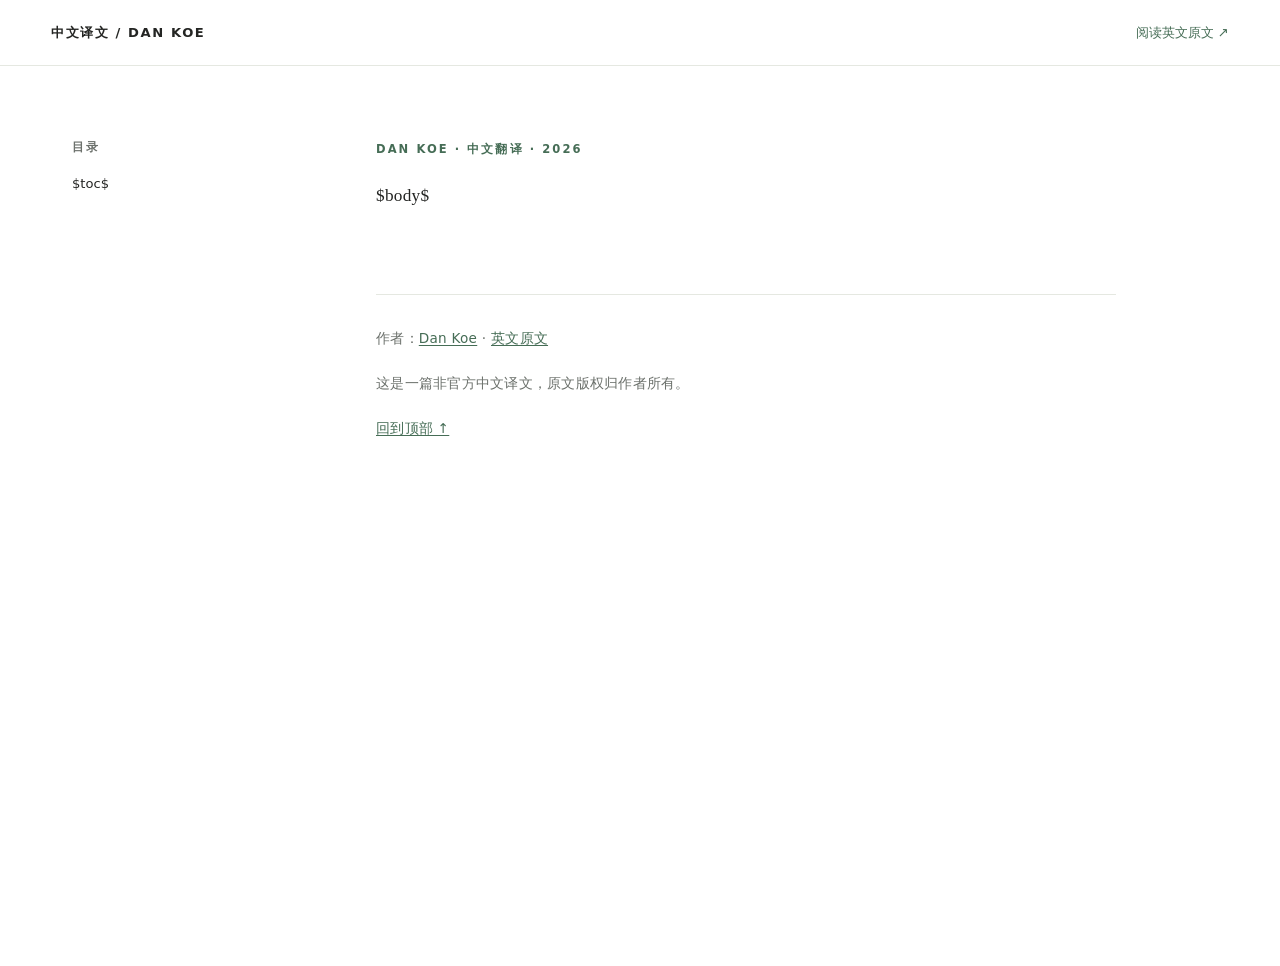
<file: template.html>
<!doctype html>
<html lang="zh-CN">
<head>
  <meta charset="utf-8">
  <meta name="viewport" content="width=device-width, initial-scale=1">
  <meta name="description" content="Dan Koe《How to fix your entire life in 1 day》中文译文。">
  <meta property="og:type" content="article">
  <meta property="og:title" content="如何在一天内重整你的人生｜Dan Koe 中文译文">
  <meta property="og:description" content="Dan Koe《How to fix your entire life in 1 day》中文译文。">
  <meta property="og:url" content="https://imilesho.github.io/how-to-fix-your-life-zh/">
  <meta name="twitter:card" content="summary">
  <title>如何在一天内重整你的人生｜Dan Koe 中文译文</title>
  <link rel="stylesheet" href="style.css">
</head>
<body>
  <header class="site-header">
    <a class="brand" href="#top">中文译文 / DAN KOE</a>
    <a class="source-link" href="https://x.com/thedankoe/article/2010751592346030461" target="_blank" rel="noopener noreferrer">阅读英文原文 ↗</a>
  </header>
  <div class="page" id="top">
    <aside class="sidebar" aria-label="文章目录">
      <div class="sidebar-title">目录</div>
      $toc$
    </aside>
    <main class="content">
      <div class="eyebrow">DAN KOE · 中文翻译 · 2026</div>
      $body$
      <footer class="article-footer">
        <p>作者：<a href="https://x.com/thedankoe">Dan Koe</a> · <a href="https://x.com/thedankoe/article/2010751592346030461">英文原文</a></p>
        <p>这是一篇非官方中文译文，原文版权归作者所有。</p>
        <a href="#top">回到顶部 ↑</a>
      </footer>
    </main>
  </div>
</body>
</html>
</file>
<file: style.css>
:root { color-scheme: light; --ink:#242523; --muted:#6c716c; --line:#e5e8e1; --accent:#466d56; --paper:#fff; --wash:#f7f8f4; }
* { box-sizing: border-box; }
html { scroll-behavior:smooth; }
body { margin:0; background:var(--paper); color:var(--ink); font-family:ui-serif,"Songti SC","Noto Serif CJK SC",Georgia,serif; -webkit-font-smoothing:antialiased; }
a { color:var(--accent); text-underline-offset:.18em; }
.site-header { height:66px; display:flex; align-items:center; justify-content:space-between; gap:1rem; padding:0 clamp(1.25rem,4vw,4rem); border-bottom:1px solid var(--line); font-family:system-ui,-apple-system,sans-serif; font-size:.82rem; }
.site-header a { text-decoration:none; }
.brand { color:var(--ink); font-weight:700; letter-spacing:.12em; }
.source-link { white-space:nowrap; }
.page { max-width:1200px; margin:auto; display:grid; grid-template-columns:240px minmax(0,740px); gap:clamp(2rem,5vw,5rem); padding:0 2rem; }
.sidebar { position:sticky; top:0; align-self:start; height:100vh; overflow:auto; padding:4.5rem 0 2rem; font-family:system-ui,-apple-system,sans-serif; font-size:.82rem; line-height:1.65; }
.sidebar-title { color:var(--muted); font-size:.72rem; font-weight:700; letter-spacing:.18em; margin-bottom:1rem; }
.sidebar ul { list-style:none; padding:0; margin:0; }
.sidebar li { border-left:1px solid var(--line); padding:.35rem 0 .35rem .9rem; }
.sidebar li li { border:0; padding:.25rem 0 .25rem .7rem; }
.sidebar a { color:var(--muted); text-decoration:none; }
.sidebar a:hover { color:var(--accent); }
.content { padding:4.7rem 0 6rem; min-width:0; font-size:1.08rem; line-height:2.02; letter-spacing:.015em; }
.eyebrow { color:var(--accent); font:700 .72rem/1.5 system-ui,-apple-system,sans-serif; letter-spacing:.18em; margin-bottom:1.3rem; }
h1,h2,h3 { line-height:1.42; letter-spacing:0; scroll-margin-top:2rem; }
h1 { font-size:clamp(2.4rem,5vw,3.7rem); margin:0 0 1.8rem; }
h2 { font-size:1.62rem; margin:4.5rem 0 1.3rem; padding-top:1.5rem; border-top:1px solid var(--line); }
h3 { font-size:1.24rem; margin:2.8rem 0 1rem; }
p { margin:0 0 1.35rem; }
strong { font-weight:700; }
blockquote { margin:2rem 0; padding:1rem 1.5rem; border-left:3px solid var(--accent); background:var(--wash); color:#414840; }
blockquote p:last-child { margin-bottom:0; }
ol,ul { padding-left:1.5em; margin:0 0 1.5rem; }
li { padding-left:.25em; margin:.3rem 0; }
.article-footer { margin-top:5rem; padding-top:2rem; border-top:1px solid var(--line); color:var(--muted); font-size:.85rem; font-family:system-ui,-apple-system,sans-serif; line-height:1.7; }
@media (max-width:850px) { .page { display:block; padding:0 1.35rem; } .sidebar { position:static; height:auto; overflow:visible; padding:2rem 0 0; } .sidebar nav { columns:2; column-gap:1rem; } .sidebar li { break-inside:avoid; } .content { padding:3rem 0 5rem; font-size:1.02rem; line-height:1.9; } h2 { margin-top:3.5rem; } }
@media (max-width:500px) { .site-header { padding:0 1.2rem; } .brand { letter-spacing:.04em; } .sidebar nav { columns:1; } }
</file>
